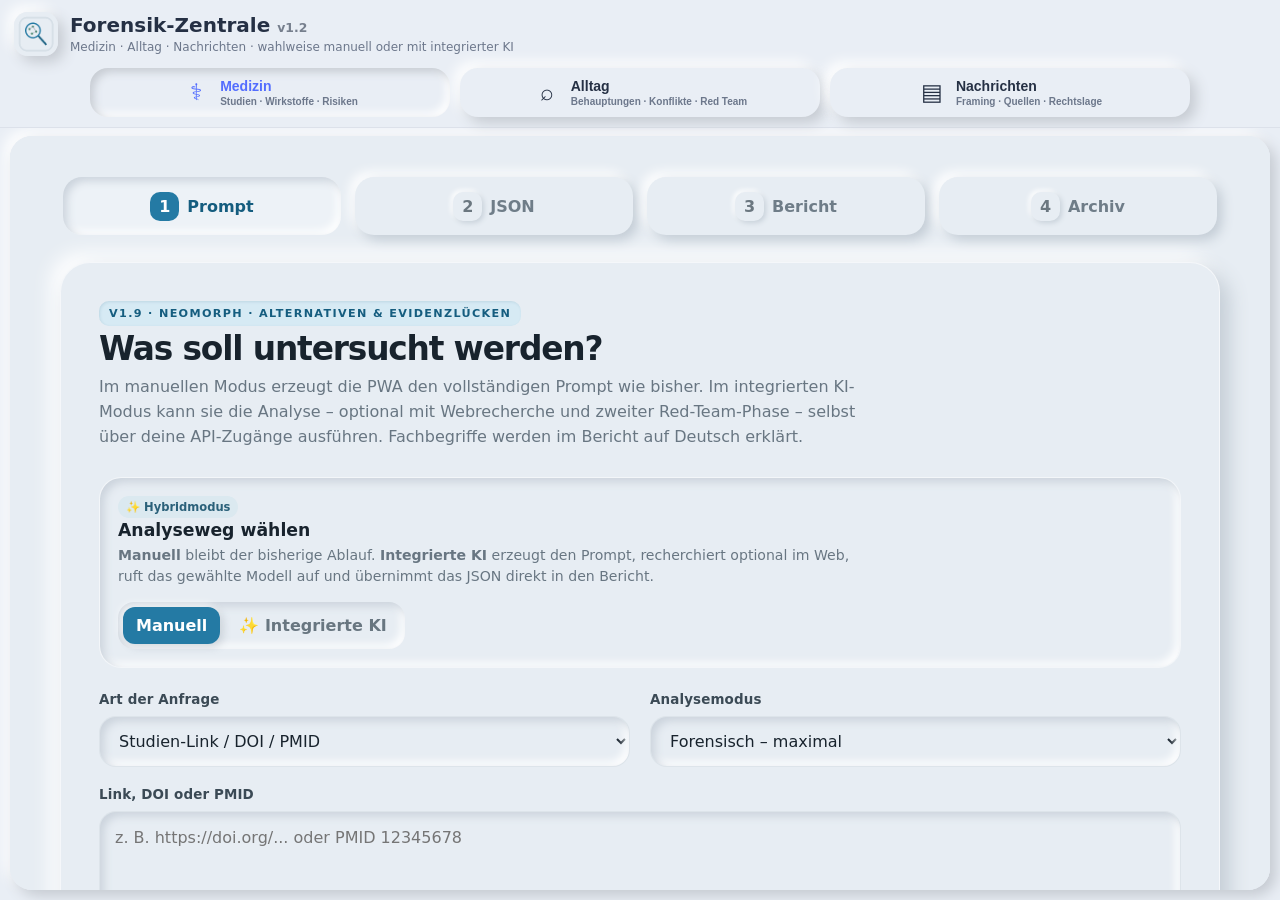
<file: index.html>
<!doctype html>
<html lang="de">
<head>
  <meta charset="utf-8" />
  <meta name="viewport" content="width=device-width,initial-scale=1,viewport-fit=cover" />
  <meta name="theme-color" content="#e9eef5" />
  <meta name="description" content="Forensik-Zentrale: Medizin-, Alltags- und Nachrichten-Forensik in einer PWA." />
  <link rel="manifest" href="manifest.webmanifest" />
  <link rel="icon" href="icon-192.png" />
  <link rel="apple-touch-icon" href="icon-192.png" />
  <link rel="stylesheet" href="styles.css" />
  <title>Forensik-Zentrale</title>
</head>
<body>
  <header class="shell-header">
    <div class="brand-row">
      <img src="icon-192.png" class="app-icon" alt="" />
      <div class="brand-copy">
        <h1>Forensik-Zentrale <span>v1.2</span></h1>
        <p>Medizin · Alltag · Nachrichten · wahlweise manuell oder mit integrierter KI</p>
      </div>
      <button id="installBtn" class="install-btn" type="button" hidden>Installieren</button>
    </div>
    <nav class="main-tabs" role="tablist" aria-label="Forensik-Bereich">
      <button class="tab active" role="tab" aria-selected="true" aria-controls="panel-medizin" data-tab="medizin">
        <span class="tab-icon">⚕</span><span><b>Medizin</b><small>Studien · Wirkstoffe · Risiken</small></span>
      </button>
      <button class="tab" role="tab" aria-selected="false" aria-controls="panel-alltag" data-tab="alltag">
        <span class="tab-icon">⌕</span><span><b>Alltag</b><small>Behauptungen · Konflikte · Red Team</small></span>
      </button>
      <button class="tab" role="tab" aria-selected="false" aria-controls="panel-nachrichten" data-tab="nachrichten">
        <span class="tab-icon">▤</span><span><b>Nachrichten</b><small>Framing · Quellen · Rechtslage</small></span>
      </button>
    </nav>
  </header>

  <main class="workspace">
    <section id="panel-medizin" class="panel active" role="tabpanel" aria-label="Medizin-Forensik">
      <iframe title="Medizin-Forensik" src="medizin.html?embedded=1"></iframe>
    </section>
    <section id="panel-alltag" class="panel" role="tabpanel" aria-label="Alltags-Forensik" hidden>
      <iframe title="Alltags-Forensik" src="alltag.html?embedded=1"></iframe>
    </section>
    <section id="panel-nachrichten" class="panel" role="tabpanel" aria-label="Nachrichten-Forensik" hidden>
      <iframe title="Nachrichten-Forensik" src="nachrichten.html?embedded=1"></iframe>
    </section>
  </main>

  <script src="app.js"></script>
</body>
</html>
</file>
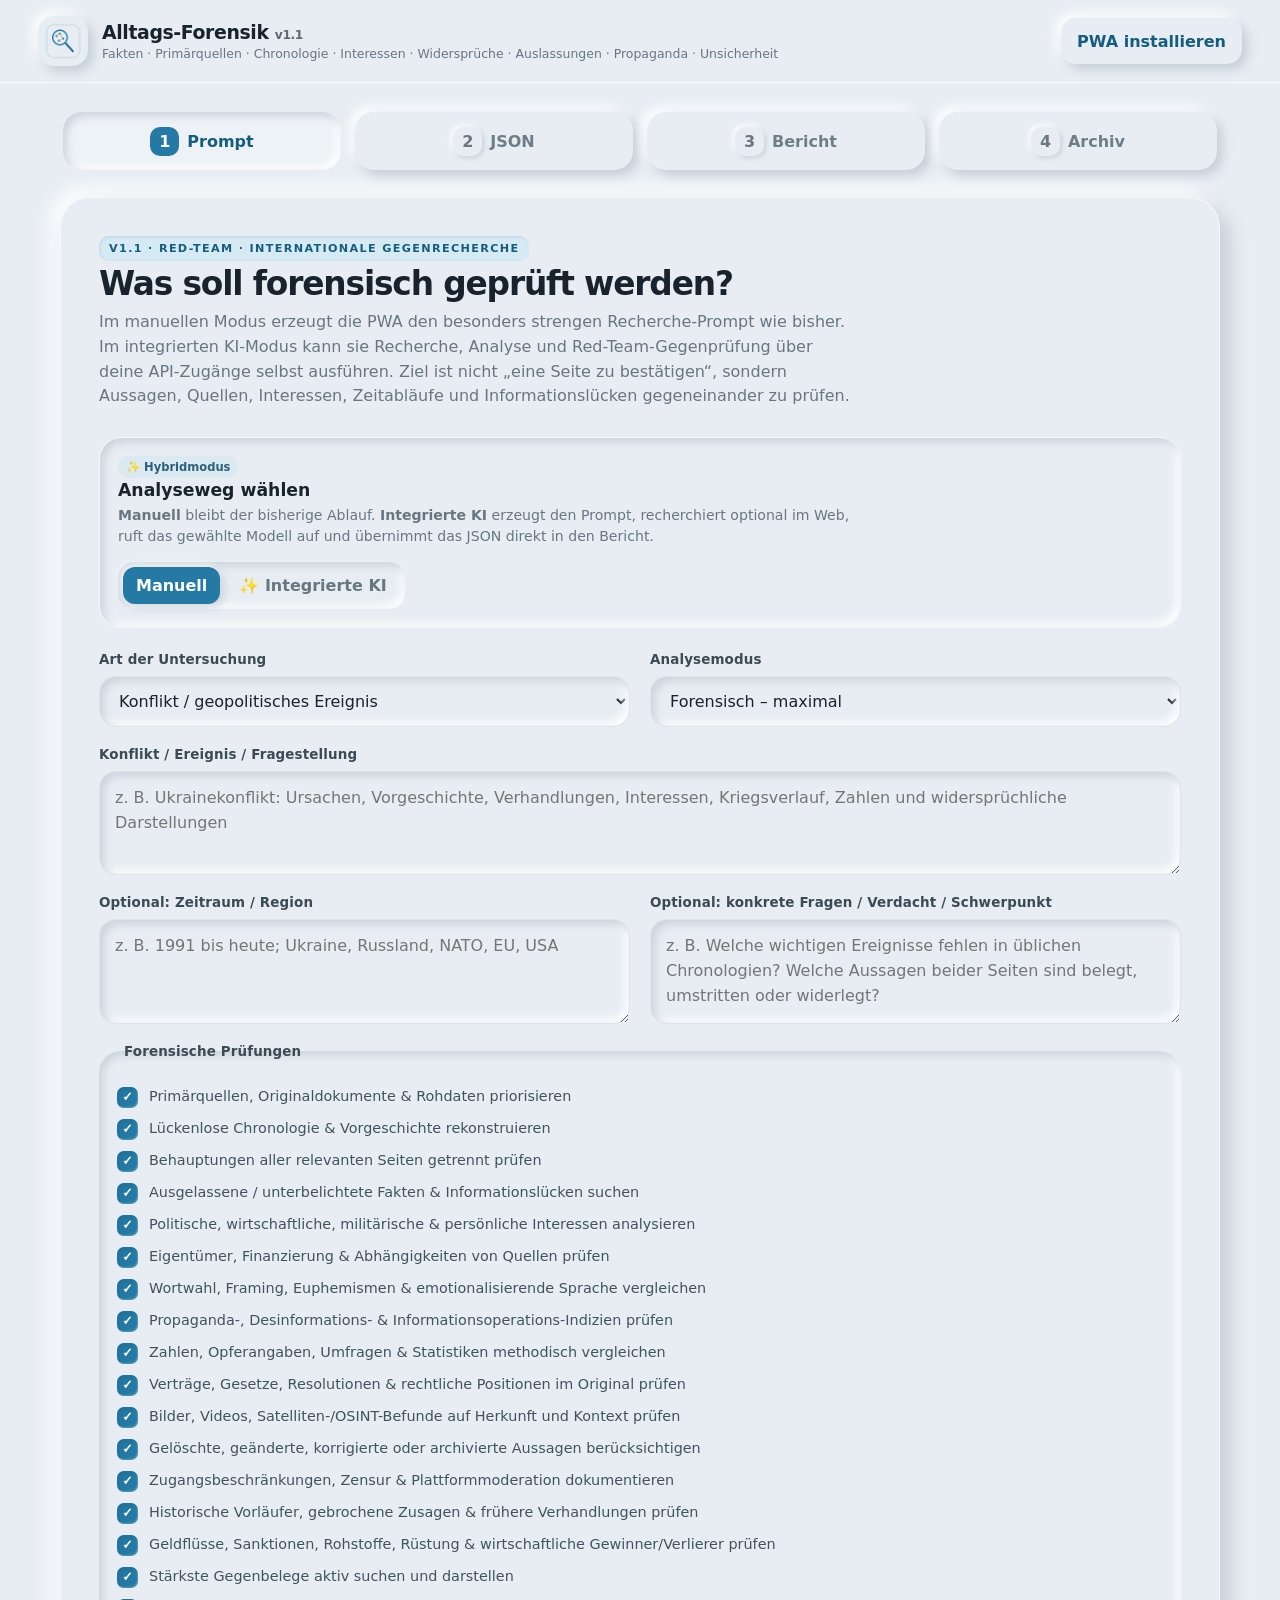
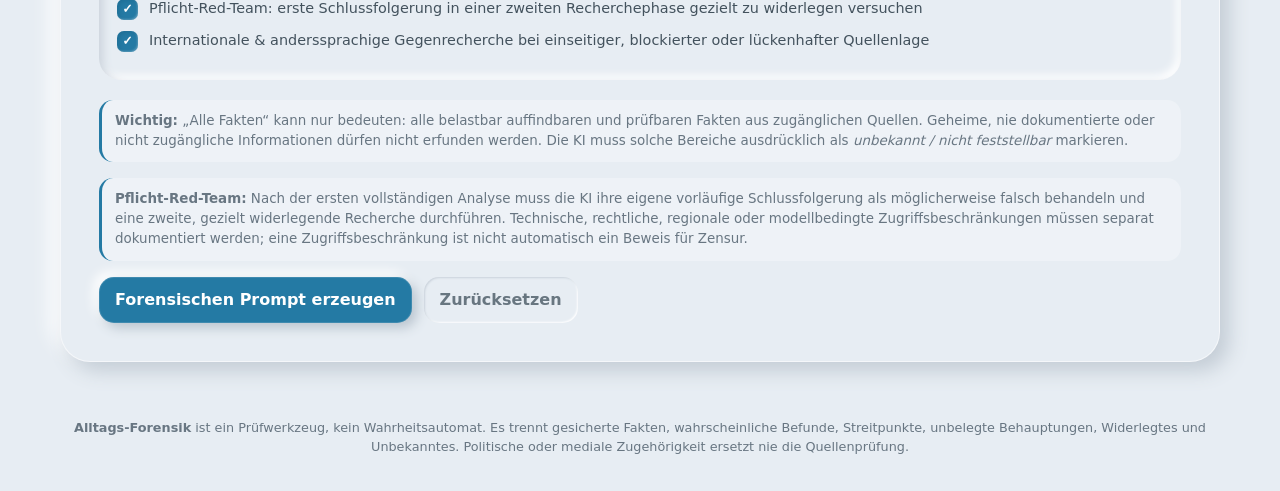
<file: alltag.html>
<!doctype html>
<html lang="de">
<head>
  <meta charset="utf-8" />
  <meta name="viewport" content="width=device-width, initial-scale=1" />
  <meta name="theme-color" content="#e7edf3" />
  <meta name="description" content="Alltags-Forensik: Behauptungen, Konflikte, Medienberichte und Alltagsthemen quellenkritisch prüfen, als JSON auswerten und als Bericht speichern." />
  <link rel="manifest" href="manifest.webmanifest" />
  <link rel="icon" href="icon-192.png" />
  <link rel="apple-touch-icon" href="icon-192.png" />
  <link rel="stylesheet" href="alltag.css" />
  <link rel="stylesheet" href="ai.css" />
  <title>Alltags-Forensik v1.1</title>
</head>
<body>
  <header class="topbar no-print">
    <div class="brand">
      <img src="icon-192.png" alt="" class="brand-icon" />
      <div>
        <h1>Alltags-Forensik <span style="font-size:.65em;opacity:.65">v1.1</span></h1>
        <p>Fakten · Primärquellen · Chronologie · Interessen · Widersprüche · Auslassungen · Propaganda · Unsicherheit</p>
      </div>
    </div>
    <button id="installBtn" class="btn secondary" type="button" hidden>PWA installieren</button>
  </header>

  <main class="app-shell">
    <nav class="steps no-print" aria-label="Arbeitsablauf">
      <button class="step active" data-step="1" type="button"><span>1</span> Prompt</button>
      <button class="step" data-step="2" type="button"><span>2</span> JSON</button>
      <button class="step" data-step="3" type="button"><span>3</span> Bericht</button>
      <button class="step" data-step="4" type="button"><span>4</span> Archiv</button>
    </nav>

    <section id="step1" class="panel step-panel active no-print">
      <div class="section-head">
        <div>
          <span class="eyebrow">v1.1 · RED-TEAM · INTERNATIONALE GEGENRECHERCHE</span>
          <h2>Was soll forensisch geprüft werden?</h2>
          <p>Im manuellen Modus erzeugt die PWA den besonders strengen Recherche-Prompt wie bisher. Im integrierten KI-Modus kann sie Recherche, Analyse und Red-Team-Gegenprüfung über deine API-Zugänge selbst ausführen. Ziel ist nicht „eine Seite zu bestätigen“, sondern Aussagen, Quellen, Interessen, Zeitabläufe und Informationslücken gegeneinander zu prüfen.</p>
        </div>
      </div>

      <div class="grid two">
        <label class="field">
          <span>Art der Untersuchung</span>
          <select id="queryType">
            <option value="conflict" selected>Konflikt / geopolitisches Ereignis</option>
            <option value="claim">Behauptung / Aussage</option>
            <option value="media">Medienbericht / URL / Video</option>
            <option value="politics">Politische Entscheidung / Gesetz / Vertrag</option>
            <option value="person">Person / Organisation / Unternehmen</option>
            <option value="consumer">Verbraucher- / Alltagsthema</option>
            <option value="history">Historische Behauptung / Ereignis</option>
            <option value="other">Sonstiges Thema</option>
          </select>
        </label>
        <label class="field">
          <span>Analysemodus</span>
          <select id="analysisMode">
            <option value="max" selected>Forensisch – maximal</option>
            <option value="compact">Forensisch – kompakter</option>
          </select>
        </label>
      </div>

      <label class="field">
        <span id="queryLabel">Konflikt / Ereignis / Fragestellung</span>
        <textarea id="queryInput" rows="3" placeholder="z. B. Ukrainekonflikt: Ursachen, Vorgeschichte, Verhandlungen, Interessen, Kriegsverlauf, Zahlen und widersprüchliche Darstellungen"></textarea>
      </label>

      <div class="grid two">
        <label class="field">
          <span>Optional: Zeitraum / Region</span>
          <textarea id="scopeInput" rows="3" placeholder="z. B. 1991 bis heute; Ukraine, Russland, NATO, EU, USA"></textarea>
        </label>
        <label class="field">
          <span>Optional: konkrete Fragen / Verdacht / Schwerpunkt</span>
          <textarea id="focusInput" rows="3" placeholder="z. B. Welche wichtigen Ereignisse fehlen in üblichen Chronologien? Welche Aussagen beider Seiten sind belegt, umstritten oder widerlegt?"></textarea>
        </label>
      </div>

      <fieldset class="check-card">
        <legend>Forensische Prüfungen</legend>
        <label><input id="checkPrimary" type="checkbox" checked /> Primärquellen, Originaldokumente & Rohdaten priorisieren</label>
        <label><input id="checkTimeline" type="checkbox" checked /> Lückenlose Chronologie & Vorgeschichte rekonstruieren</label>
        <label><input id="checkAllSides" type="checkbox" checked /> Behauptungen aller relevanten Seiten getrennt prüfen</label>
        <label><input id="checkOmissions" type="checkbox" checked /> Ausgelassene / unterbelichtete Fakten & Informationslücken suchen</label>
        <label><input id="checkInterests" type="checkbox" checked /> Politische, wirtschaftliche, militärische & persönliche Interessen analysieren</label>
        <label><input id="checkOwnership" type="checkbox" checked /> Eigentümer, Finanzierung & Abhängigkeiten von Quellen prüfen</label>
        <label><input id="checkFraming" type="checkbox" checked /> Wortwahl, Framing, Euphemismen & emotionalisierende Sprache vergleichen</label>
        <label><input id="checkPropaganda" type="checkbox" checked /> Propaganda-, Desinformations- & Informationsoperations-Indizien prüfen</label>
        <label><input id="checkNumbers" type="checkbox" checked /> Zahlen, Opferangaben, Umfragen & Statistiken methodisch vergleichen</label>
        <label><input id="checkLaw" type="checkbox" checked /> Verträge, Gesetze, Resolutionen & rechtliche Positionen im Original prüfen</label>
        <label><input id="checkOsint" type="checkbox" checked /> Bilder, Videos, Satelliten-/OSINT-Befunde auf Herkunft und Kontext prüfen</label>
        <label><input id="checkChanged" type="checkbox" checked /> Gelöschte, geänderte, korrigierte oder archivierte Aussagen berücksichtigen</label>
        <label><input id="checkCensorship" type="checkbox" checked /> Zugangsbeschränkungen, Zensur & Plattformmoderation dokumentieren</label>
        <label><input id="checkHistory" type="checkbox" checked /> Historische Vorläufer, gebrochene Zusagen & frühere Verhandlungen prüfen</label>
        <label><input id="checkEconomics" type="checkbox" checked /> Geldflüsse, Sanktionen, Rohstoffe, Rüstung & wirtschaftliche Gewinner/Verlierer prüfen</label>
        <label><input id="checkCounterevidence" type="checkbox" checked /> Stärkste Gegenbelege aktiv suchen und darstellen</label>
        <label><input id="checkRedTeam" type="checkbox" checked /> Pflicht-Red-Team: erste Schlussfolgerung in einer zweiten Recherchephase gezielt zu widerlegen versuchen</label>
        <label><input id="checkInternational" type="checkbox" checked /> Internationale & anderssprachige Gegenrecherche bei einseitiger, blockierter oder lückenhafter Quellenlage</label>
      </fieldset>

      <div class="explain-box"><strong>Wichtig:</strong> „Alle Fakten“ kann nur bedeuten: alle belastbar auffindbaren und prüfbaren Fakten aus zugänglichen Quellen. Geheime, nie dokumentierte oder nicht zugängliche Informationen dürfen nicht erfunden werden. Die KI muss solche Bereiche ausdrücklich als <em>unbekannt / nicht feststellbar</em> markieren.</div>
      <div class="explain-box"><strong>Pflicht-Red-Team:</strong> Nach der ersten vollständigen Analyse muss die KI ihre eigene vorläufige Schlussfolgerung als möglicherweise falsch behandeln und eine zweite, gezielt widerlegende Recherche durchführen. Technische, rechtliche, regionale oder modellbedingte Zugriffsbeschränkungen müssen separat dokumentiert werden; eine Zugriffsbeschränkung ist nicht automatisch ein Beweis für Zensur.</div>

      <div class="actions">
        <button id="generatePromptBtn" class="btn primary" type="button">Forensischen Prompt erzeugen</button>
        <button id="clearPromptBtn" class="btn ghost" type="button">Zurücksetzen</button>
      </div>

      <div id="promptBox" class="prompt-wrap" hidden>
        <div class="prompt-toolbar">
          <div>
            <strong>Generierter Master-Prompt</strong>
            <small>Fordert Primärquellen, Gegenprüfung und eine strukturierte JSON-Ausgabe im Codeblock.</small>
            <span id="copyStatus" class="prompt-copy-status" aria-live="polite"></span>
          </div>
          <div class="toolbar-actions">
            <button id="copyPromptBtn" class="btn secondary" type="button"><span class="copy-icon" aria-hidden="true">⧉</span><span id="copyPromptLabel">Prompt kopieren</span></button>
            <button id="toJsonBtn" class="btn primary" type="button">Weiter zu JSON</button>
          </div>
        </div>
        <textarea id="promptOutput" rows="28" spellcheck="false"></textarea>
      </div>
    </section>

    <section id="step2" class="panel step-panel no-print">
      <div class="section-head">
        <div>
          <span class="eyebrow">KI-Ergebnis</span>
          <h2>JSON einfügen</h2>
          <p>Füge den vollständigen <code>json</code>-Codeblock der KI ein. Die PWA entfernt die Markdown-Markierungen automatisch.</p>
        </div>
      </div>
      <label class="field"><span>Forensik-JSON</span><textarea id="jsonInput" rows="28" placeholder='```json&#10;{"meta":{"title":"..."},"verdict":{...}}&#10;```' spellcheck="false"></textarea></label>
      <div id="jsonStatus" class="status" aria-live="polite">Noch kein JSON geprüft.</div>
      <div class="actions">
        <button id="validateBtn" class="btn secondary" type="button">JSON prüfen</button>
        <button id="renderBtn" class="btn primary" type="button">Bericht erzeugen</button>
        <label class="btn ghost file-btn">JSON-Datei laden<input id="jsonFileInput" type="file" accept="application/json,.json" /></label>
      </div>
    </section>

    <section id="step3" class="step-panel">
      <div class="report-actions no-print">
        <button id="saveAnalysisBtn" class="btn primary" type="button">Im Archiv speichern</button>
        <button id="exportJsonBtn" class="btn secondary" type="button">JSON herunterladen</button>
        <button id="printBtn" class="btn secondary" type="button">PDF / Drucken</button>
        <button id="newAnalysisBtn" class="btn ghost" type="button">Neue Analyse</button>
      </div>
      <article id="report" class="report">
        <div class="empty-report no-print"><div class="empty-icon">⌕</div><h2>Noch kein Bericht</h2><p>Erzeuge zuerst einen Prompt und füge anschließend das JSON-Ergebnis ein.</p></div>
      </article>
    </section>

    <section id="step4" class="panel step-panel no-print">
      <div class="section-head">
        <div><span class="eyebrow">Lokal gespeichert</span><h2>Analyse-Archiv</h2><p>Gespeichert wird nur in diesem Browserprofil. Für wichtige Analysen zusätzlich JSON exportieren.</p></div>
        <button id="clearArchiveBtn" class="btn danger" type="button">Archiv leeren</button>
      </div>
      <div id="archiveList" class="archive-list"></div>
    </section>
  </main>

  <footer class="footer no-print"><strong>Alltags-Forensik</strong> ist ein Prüfwerkzeug, kein Wahrheitsautomat. Es trennt gesicherte Fakten, wahrscheinliche Befunde, Streitpunkte, unbelegte Behauptungen, Widerlegtes und Unbekanntes. Politische oder mediale Zugehörigkeit ersetzt nie die Quellenprüfung.</footer>
  <script src="alltag.js"></script>
  <script>window.FORENSIK_MODULE="alltag";</script>
  <script src="ai-client.js"></script>

<script>try{if(new URLSearchParams(location.search).get('embedded')==='1')document.body.classList.add('embedded');}catch(e){}</script>
</body>
</html>
</file>
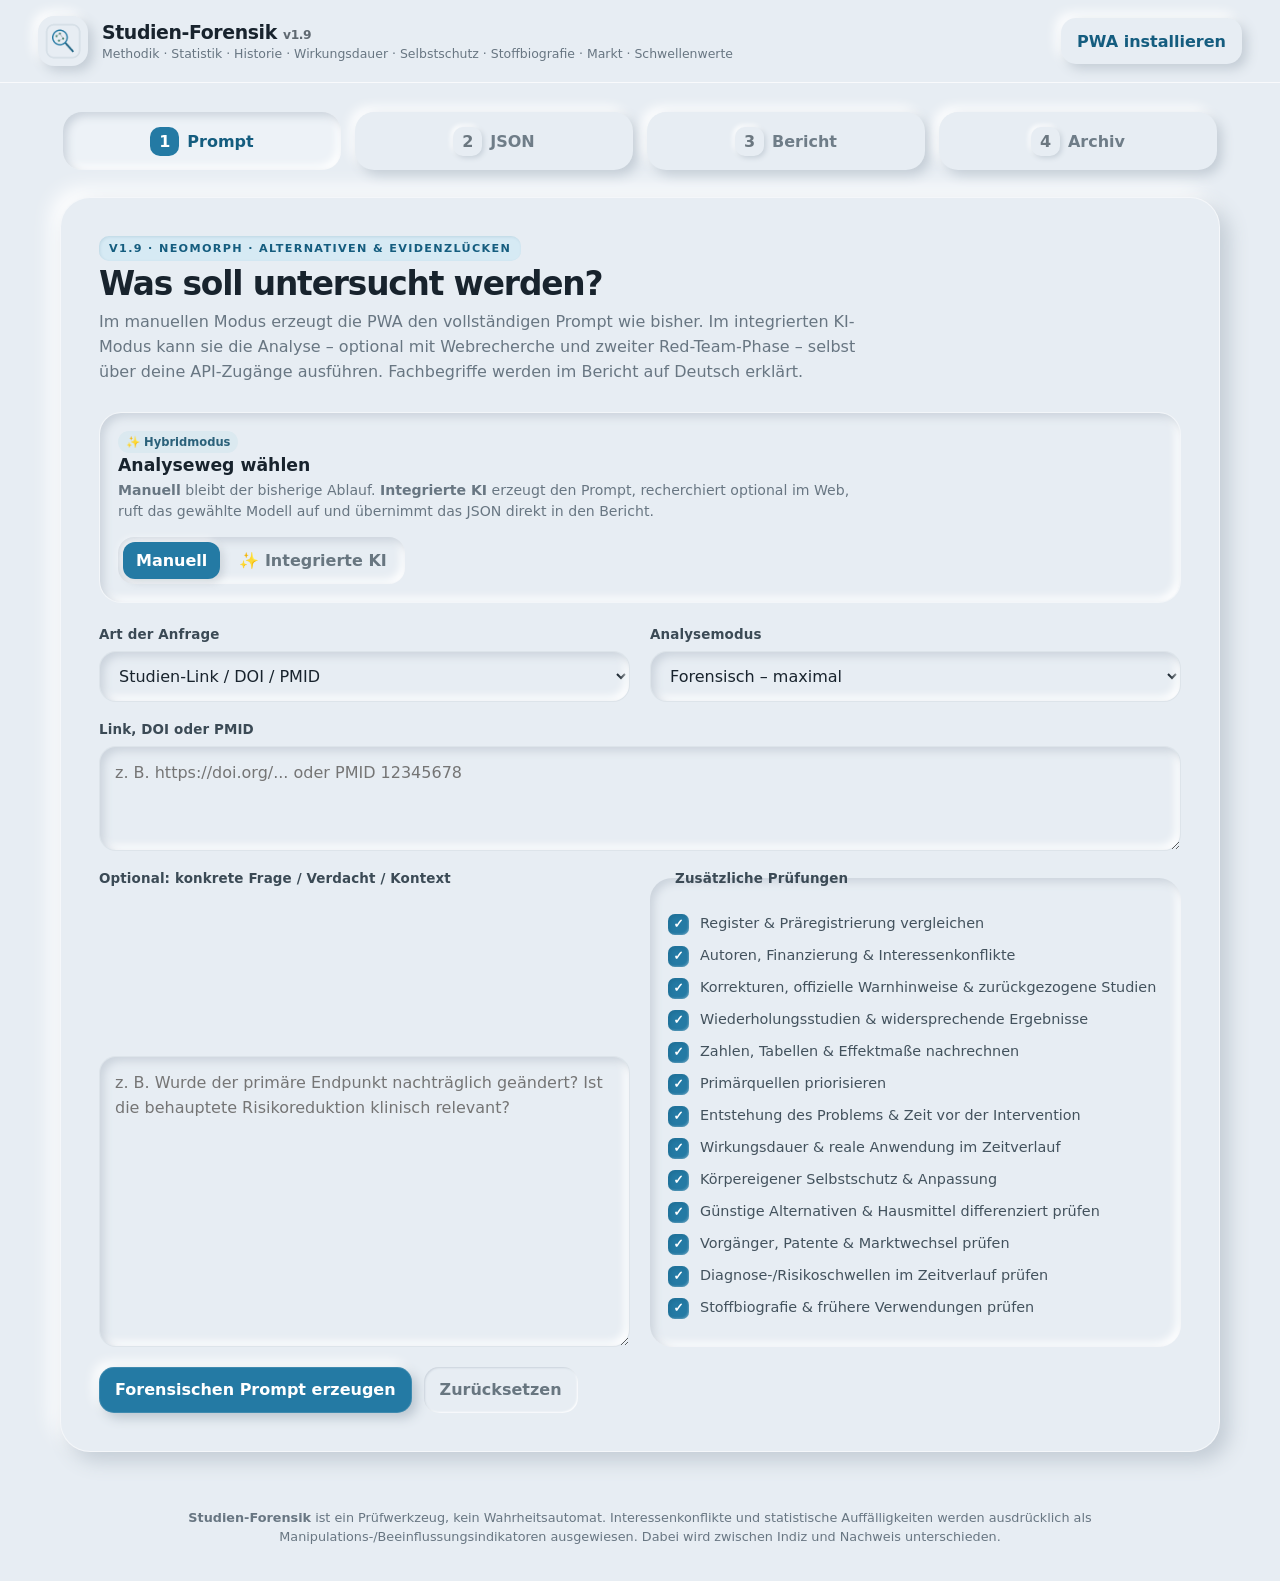
<file: medizin.html>
<!doctype html>
<html lang="de">
<head>
  <meta charset="utf-8" />
  <meta name="viewport" content="width=device-width, initial-scale=1" />
  <meta name="theme-color" content="#e9eef4" />
  <meta name="description" content="Forensische Analyse wissenschaftlicher Studien: Prompt erzeugen, KI-JSON auswerten, Bericht speichern und als PDF ausgeben." />
  <link rel="manifest" href="manifest.webmanifest" />
  <link rel="icon" href="icon-192.png" />
  <link rel="apple-touch-icon" href="icon-192.png" />
  <link rel="stylesheet" href="medizin.css" />
  <link rel="stylesheet" href="ai.css" />
  <title>Studien-Forensik v1.9 · Neomorph-Auswertung</title>
</head>
<body>
  <header class="topbar no-print">
    <div class="brand">
      <img src="icon-192.png" alt="" class="brand-icon" />
      <div>
        <h1>Studien-Forensik <span style="font-size:.65em;opacity:.65">v1.9</span></h1>
        <p>Methodik · Statistik · Historie · Wirkungsdauer · Selbstschutz · Stoffbiografie · Markt · Schwellenwerte</p>
      </div>
    </div>
    <button id="installBtn" class="btn secondary" type="button" hidden>PWA installieren</button>
  </header>

  <main class="app-shell">
    <nav class="steps no-print" aria-label="Arbeitsablauf">
      <button class="step active" data-step="1" type="button"><span>1</span> Prompt</button>
      <button class="step" data-step="2" type="button"><span>2</span> JSON</button>
      <button class="step" data-step="3" type="button"><span>3</span> Bericht</button>
      <button class="step" data-step="4" type="button"><span>4</span> Archiv</button>
    </nav>

    <section id="step1" class="panel step-panel active no-print">
      <div class="section-head">
        <div>
          <span class="eyebrow">v1.9 · NEOMORPH · ALTERNATIVEN & EVIDENZLÜCKEN</span>
          <h2>Was soll untersucht werden?</h2>
          <p>Im manuellen Modus erzeugt die PWA den vollständigen Prompt wie bisher. Im integrierten KI-Modus kann sie die Analyse – optional mit Webrecherche und zweiter Red-Team-Phase – selbst über deine API-Zugänge ausführen. Fachbegriffe werden im Bericht auf Deutsch erklärt.</p>
        </div>
      </div>

      <div class="grid two">
        <label class="field">
          <span>Art der Anfrage</span>
          <select id="queryType">
            <option value="study">Studien-Link / DOI / PMID</option>
            <option value="drug">Wirkstoff / Medikament</option>
            <option value="vaccine">Impfstoff / Impfstoffprodukt</option>
            <option value="topic">Thema / Behauptung</option>
            <option value="title">Studientitel / Autor</option>
          </select>
        </label>
        <label class="field">
          <span>Analysemodus</span>
          <select id="analysisMode">
            <option value="forensic" selected>Forensisch – maximal</option>
            <option value="critical">Kritisch – kompakter</option>
          </select>
        </label>
      </div>

      <label class="field">
        <span id="queryLabel">Link, DOI oder PMID</span>
        <textarea id="queryInput" rows="3" placeholder="z. B. https://doi.org/... oder PMID 12345678"></textarea>
      </label>

      <div class="grid two">
        <label class="field">
          <span>Optional: konkrete Frage / Verdacht / Kontext</span>
          <textarea id="focusInput" rows="4" placeholder="z. B. Wurde der primäre Endpunkt nachträglich geändert? Ist die behauptete Risikoreduktion klinisch relevant?"></textarea>
        </label>
        <fieldset class="check-card">
          <legend>Zusätzliche Prüfungen</legend>
          <label><input id="checkRegistry" type="checkbox" checked /> Register & Präregistrierung vergleichen</label>
          <label><input id="checkAuthors" type="checkbox" checked /> Autoren, Finanzierung & Interessenkonflikte</label>
          <label><input id="checkRetraction" type="checkbox" checked /> Korrekturen, offizielle Warnhinweise & zurückgezogene Studien</label>
          <label><input id="checkReplication" type="checkbox" checked /> Wiederholungsstudien & widersprechende Ergebnisse</label>
          <label><input id="checkMath" type="checkbox" checked /> Zahlen, Tabellen & Effektmaße nachrechnen</label>
          <label><input id="checkSources" type="checkbox" checked /> Primärquellen priorisieren</label>
          <label><input id="checkHistory" type="checkbox" checked /> Entstehung des Problems & Zeit vor der Intervention</label>
          <label><input id="checkEffectDuration" type="checkbox" checked /> Wirkungsdauer & reale Anwendung im Zeitverlauf</label>
          <label><input id="checkSelfProtection" type="checkbox" checked /> Körpereigener Selbstschutz & Anpassung</label>
          <label><input id="checkLowCostAlternatives" type="checkbox" checked /> Günstige Alternativen & Hausmittel differenziert prüfen</label>
          <label><input id="checkPredecessors" type="checkbox" checked /> Vorgänger, Patente & Marktwechsel prüfen</label>
          <label><input id="checkThresholds" type="checkbox" checked /> Diagnose-/Risikoschwellen im Zeitverlauf prüfen</label>
          <label><input id="checkSubstanceHistory" type="checkbox" checked /> Stoffbiografie & frühere Verwendungen prüfen</label>
        </fieldset>
      </div>

      <div class="actions">
        <button id="generatePromptBtn" class="btn primary" type="button">Forensischen Prompt erzeugen</button>
        <button id="clearPromptBtn" class="btn ghost" type="button">Zurücksetzen</button>
      </div>

      <div id="promptBox" class="prompt-wrap" hidden>
        <div class="prompt-toolbar">
          <div>
            <strong>Generierter Master-Prompt</strong>
            <small>Erzwingt eine strukturierte JSON-Ausgabe für die Berichtsdarstellung.</small><span id="copyStatus" class="prompt-copy-status" aria-live="polite"></span>
          </div>
          <div class="toolbar-actions">
            <button id="copyPromptBtn" class="btn secondary" type="button"><span class="copy-icon" aria-hidden="true">⧉</span><span id="copyPromptLabel">Prompt kopieren</span></button>
            <button id="toJsonBtn" class="btn primary" type="button">Weiter zu JSON</button>
          </div>
        </div>
        <textarea id="promptOutput" rows="24" spellcheck="false"></textarea>
      </div>
    </section>

    <section id="step2" class="panel step-panel no-print">
      <div class="section-head">
        <div>
          <span class="eyebrow">KI-Ergebnis</span>
          <h2>JSON einfügen</h2>
          <p>Füge die komplette JSON-Antwort der KI ein. Markdown-Codeblöcke werden automatisch entfernt.</p>
        </div>
      </div>

      <label class="field">
        <span>Analyse-JSON</span>
        <textarea id="jsonInput" rows="26" placeholder='{"meta": {"title": "..."}, "verdict": {...}}' spellcheck="false"></textarea>
      </label>
      <div id="jsonStatus" class="status" aria-live="polite">Noch kein JSON geprüft.</div>
      <div class="actions">
        <button id="validateBtn" class="btn secondary" type="button">JSON prüfen</button>
        <button id="renderBtn" class="btn primary" type="button">Bericht erzeugen</button>
        <label class="btn ghost file-btn">JSON-Datei laden<input id="jsonFileInput" type="file" accept="application/json,.json" /></label>
      </div>
    </section>

    <section id="step3" class="step-panel">
      <div class="report-actions no-print">
        <button id="saveAnalysisBtn" class="btn primary" type="button">Im Archiv speichern</button>
        <button id="exportJsonBtn" class="btn secondary" type="button">JSON herunterladen</button>
        <button id="printBtn" class="btn secondary" type="button">PDF / Drucken</button>
        <button id="newAnalysisBtn" class="btn ghost" type="button">Neue Analyse</button>
      </div>
      <article id="report" class="report">
        <div class="empty-report no-print">
          <div class="empty-icon">⌕</div>
          <h2>Noch kein Bericht</h2>
          <p>Erzeuge zuerst einen Prompt und füge anschließend die JSON-Antwort der KI ein.</p>
        </div>
      </article>
    </section>

    <section id="step4" class="panel step-panel no-print">
      <div class="section-head">
        <div>
          <span class="eyebrow">Lokal gespeichert</span>
          <h2>Analyse-Archiv</h2>
          <p>Die Einträge liegen ausschließlich in diesem Browserprofil. Exportiere wichtige Analysen zusätzlich als JSON.</p>
        </div>
        <button id="clearArchiveBtn" class="btn danger" type="button">Archiv leeren</button>
      </div>
      <div id="archiveList" class="archive-list"></div>
    </section>
  </main>

  <footer class="footer no-print">
    <strong>Studien-Forensik</strong> ist ein Prüfwerkzeug, kein Wahrheitsautomat. Interessenkonflikte und statistische Auffälligkeiten werden ausdrücklich als Manipulations-/Beeinflussungsindikatoren ausgewiesen. Dabei wird zwischen Indiz und Nachweis unterschieden.
  </footer>

  <script src="medizin.js"></script>
  <script>window.FORENSIK_MODULE="medizin";</script>
  <script src="ai-client.js"></script>

<script>try{if(new URLSearchParams(location.search).get('embedded')==='1')document.body.classList.add('embedded');}catch(e){}</script>
</body>
</html>
</file>
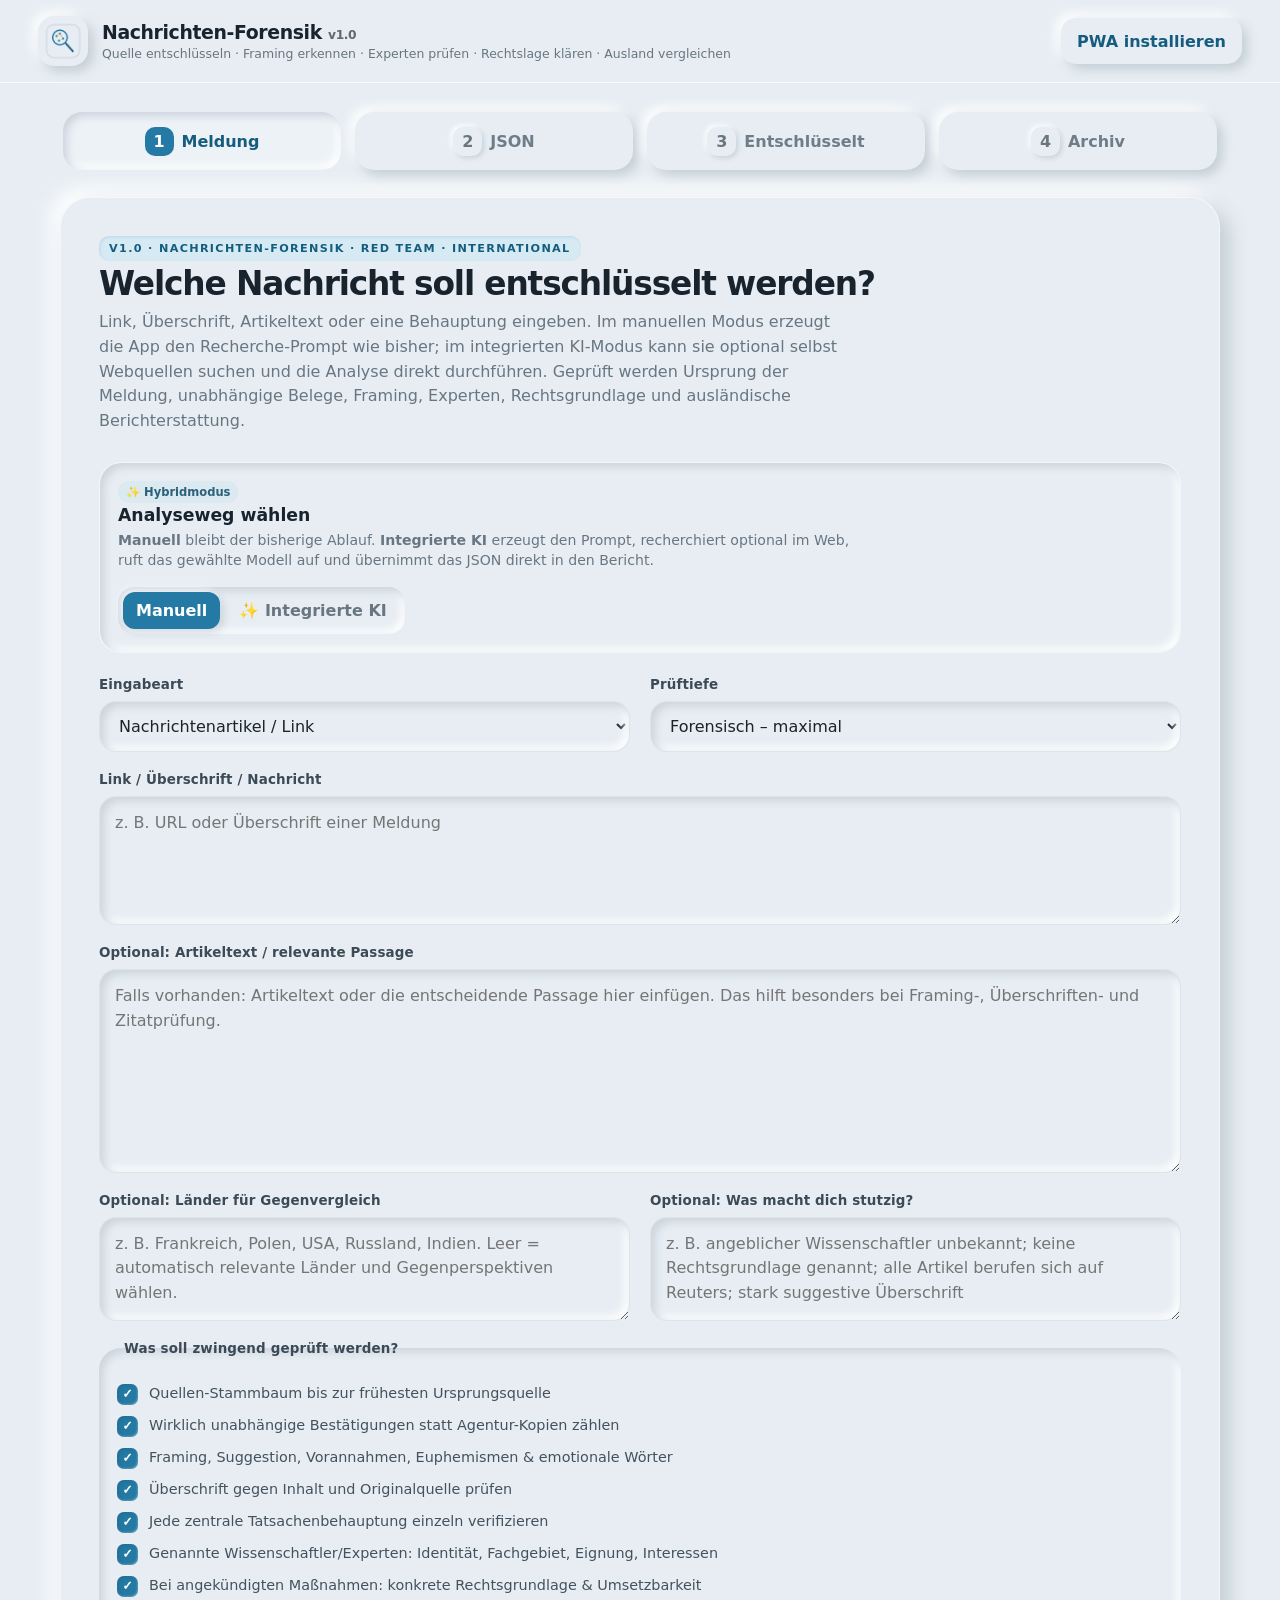
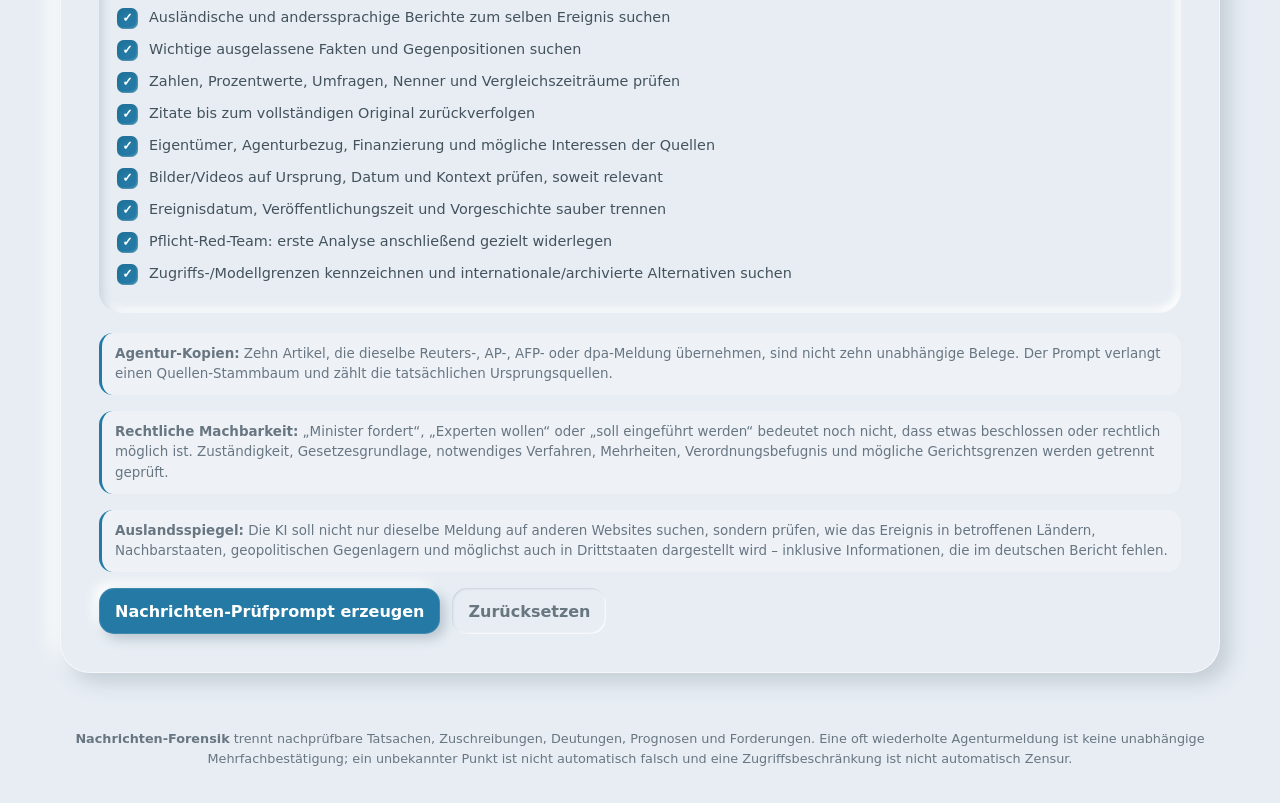
<file: nachrichten.html>
<!doctype html>
<html lang="de">
<head>
  <meta charset="utf-8" />
  <meta name="viewport" content="width=device-width, initial-scale=1" />
  <meta name="theme-color" content="#e7edf3" />
  <meta name="description" content="Nachrichten-Forensik: Meldungen entschlüsseln, Quellen-Ursprung, Framing, Experten, Rechtsgrundlage und internationale Berichterstattung prüfen." />
  <link rel="manifest" href="manifest.webmanifest" />
  <link rel="icon" href="icon-192.png" />
  <link rel="apple-touch-icon" href="icon-192.png" />
  <link rel="stylesheet" href="nachrichten.css" />
  <link rel="stylesheet" href="ai.css" />
  <title>Nachrichten-Forensik v1.0</title>
</head>
<body>
  <header class="topbar no-print">
    <div class="brand"><img src="icon-192.png" alt="" class="brand-icon" /><div><h1>Nachrichten-Forensik <span style="font-size:.65em;opacity:.65">v1.0</span></h1><p>Quelle entschlüsseln · Framing erkennen · Experten prüfen · Rechtslage klären · Ausland vergleichen</p></div></div>
    <button id="installBtn" class="btn secondary" type="button" hidden>PWA installieren</button>
  </header>

  <main class="app-shell">
    <nav class="steps no-print" aria-label="Arbeitsablauf">
      <button class="step active" data-step="1" type="button"><span>1</span> Meldung</button>
      <button class="step" data-step="2" type="button"><span>2</span> JSON</button>
      <button class="step" data-step="3" type="button"><span>3</span> Entschlüsselt</button>
      <button class="step" data-step="4" type="button"><span>4</span> Archiv</button>
    </nav>

    <section id="step1" class="panel step-panel active no-print">
      <div class="section-head"><div><span class="eyebrow">v1.0 · NACHRICHTEN-FORENSIK · RED TEAM · INTERNATIONAL</span><h2>Welche Nachricht soll entschlüsselt werden?</h2><p>Link, Überschrift, Artikeltext oder eine Behauptung eingeben. Im manuellen Modus erzeugt die App den Recherche-Prompt wie bisher; im integrierten KI-Modus kann sie optional selbst Webquellen suchen und die Analyse direkt durchführen. Geprüft werden Ursprung der Meldung, unabhängige Belege, Framing, Experten, Rechtsgrundlage und ausländische Berichterstattung.</p></div></div>

      <div class="grid two">
        <label class="field"><span>Eingabeart</span><select id="queryType"><option value="article" selected>Nachrichtenartikel / Link</option><option value="headline">Überschrift / Push-Meldung</option><option value="claim">Einzelne Behauptung aus Nachrichten</option><option value="proposal">Angekündigte politische Maßnahme / Einführung</option><option value="expert">Aussage eines Experten / Wissenschaftlers</option><option value="topic">Nachrichtenthema allgemein</option></select></label>
        <label class="field"><span>Prüftiefe</span><select id="analysisMode"><option value="max" selected>Forensisch – maximal</option><option value="compact">Forensisch – kompakt</option></select></label>
      </div>

      <label class="field"><span id="queryLabel">Link / Überschrift / Nachricht</span><textarea id="queryInput" rows="4" placeholder="z. B. URL oder Überschrift einer Meldung"></textarea></label>
      <label class="field"><span>Optional: Artikeltext / relevante Passage</span><textarea id="articleText" rows="7" placeholder="Falls vorhanden: Artikeltext oder die entscheidende Passage hier einfügen. Das hilft besonders bei Framing-, Überschriften- und Zitatprüfung."></textarea></label>

      <div class="grid two">
        <label class="field"><span>Optional: Länder für Gegenvergleich</span><textarea id="countriesInput" rows="3" placeholder="z. B. Frankreich, Polen, USA, Russland, Indien. Leer = automatisch relevante Länder und Gegenperspektiven wählen."></textarea></label>
        <label class="field"><span>Optional: Was macht dich stutzig?</span><textarea id="focusInput" rows="3" placeholder="z. B. angeblicher Wissenschaftler unbekannt; keine Rechtsgrundlage genannt; alle Artikel berufen sich auf Reuters; stark suggestive Überschrift"></textarea></label>
      </div>

      <fieldset class="check-card"><legend>Was soll zwingend geprüft werden?</legend>
        <label><input id="checkOrigin" type="checkbox" checked /> Quellen-Stammbaum bis zur frühesten Ursprungsquelle</label>
        <label><input id="checkIndependence" type="checkbox" checked /> Wirklich unabhängige Bestätigungen statt Agentur-Kopien zählen</label>
        <label><input id="checkFraming" type="checkbox" checked /> Framing, Suggestion, Vorannahmen, Euphemismen & emotionale Wörter</label>
        <label><input id="checkHeadline" type="checkbox" checked /> Überschrift gegen Inhalt und Originalquelle prüfen</label>
        <label><input id="checkClaims" type="checkbox" checked /> Jede zentrale Tatsachenbehauptung einzeln verifizieren</label>
        <label><input id="checkExperts" type="checkbox" checked /> Genannte Wissenschaftler/Experten: Identität, Fachgebiet, Eignung, Interessen</label>
        <label><input id="checkLaw" type="checkbox" checked /> Bei angekündigten Maßnahmen: konkrete Rechtsgrundlage & Umsetzbarkeit</label>
        <label><input id="checkInternational" type="checkbox" checked /> Ausländische und anderssprachige Berichte zum selben Ereignis suchen</label>
        <label><input id="checkOmissions" type="checkbox" checked /> Wichtige ausgelassene Fakten und Gegenpositionen suchen</label>
        <label><input id="checkNumbers" type="checkbox" checked /> Zahlen, Prozentwerte, Umfragen, Nenner und Vergleichszeiträume prüfen</label>
        <label><input id="checkQuotes" type="checkbox" checked /> Zitate bis zum vollständigen Original zurückverfolgen</label>
        <label><input id="checkOwnership" type="checkbox" checked /> Eigentümer, Agenturbezug, Finanzierung und mögliche Interessen der Quellen</label>
        <label><input id="checkImages" type="checkbox" checked /> Bilder/Videos auf Ursprung, Datum und Kontext prüfen, soweit relevant</label>
        <label><input id="checkTimeline" type="checkbox" checked /> Ereignisdatum, Veröffentlichungszeit und Vorgeschichte sauber trennen</label>
        <label><input id="checkRedTeam" type="checkbox" checked /> Pflicht-Red-Team: erste Analyse anschließend gezielt widerlegen</label>
        <label><input id="checkAccess" type="checkbox" checked /> Zugriffs-/Modellgrenzen kennzeichnen und internationale/archivierte Alternativen suchen</label>
      </fieldset>

      <div class="explain-box"><strong>Agentur-Kopien:</strong> Zehn Artikel, die dieselbe Reuters-, AP-, AFP- oder dpa-Meldung übernehmen, sind nicht zehn unabhängige Belege. Der Prompt verlangt einen Quellen-Stammbaum und zählt die tatsächlichen Ursprungsquellen.</div>
      <div class="explain-box"><strong>Rechtliche Machbarkeit:</strong> „Minister fordert“, „Experten wollen“ oder „soll eingeführt werden“ bedeutet noch nicht, dass etwas beschlossen oder rechtlich möglich ist. Zuständigkeit, Gesetzesgrundlage, notwendiges Verfahren, Mehrheiten, Verordnungsbefugnis und mögliche Gerichtsgrenzen werden getrennt geprüft.</div>
      <div class="explain-box"><strong>Auslandsspiegel:</strong> Die KI soll nicht nur dieselbe Meldung auf anderen Websites suchen, sondern prüfen, wie das Ereignis in betroffenen Ländern, Nachbarstaaten, geopolitischen Gegenlagern und möglichst auch in Drittstaaten dargestellt wird – inklusive Informationen, die im deutschen Bericht fehlen.</div>

      <div class="actions"><button id="generatePromptBtn" class="btn primary" type="button">Nachrichten-Prüfprompt erzeugen</button><button id="clearPromptBtn" class="btn ghost" type="button">Zurücksetzen</button></div>

      <div id="promptBox" class="prompt-wrap" hidden>
        <div class="prompt-toolbar"><div><strong>Generierter Master-Prompt</strong><small>Für eine KI mit Web-/PDF-Zugriff. Ausgabe als valides JSON im Codeblock.</small><span id="copyStatus" class="prompt-copy-status" aria-live="polite"></span></div><div class="toolbar-actions"><button id="copyPromptBtn" class="btn secondary" type="button"><span class="copy-icon" aria-hidden="true">⧉</span><span id="copyPromptLabel">Prompt kopieren</span></button><button id="toJsonBtn" class="btn primary" type="button">Weiter zu JSON</button></div></div>
        <textarea id="promptOutput" rows="32" spellcheck="false"></textarea>
      </div>
    </section>

    <section id="step2" class="panel step-panel no-print">
      <div class="section-head"><div><span class="eyebrow">KI-Ergebnis</span><h2>JSON einfügen</h2><p>Den vollständigen <code>json</code>-Codeblock der KI einfügen. Markdown-Markierungen werden automatisch entfernt.</p></div></div>
      <label class="field"><span>Nachrichten-Forensik-JSON</span><textarea id="jsonInput" rows="30" placeholder='```json&#10;{"meta":{"title":"..."},"summary":{...}}&#10;```' spellcheck="false"></textarea></label>
      <div id="jsonStatus" class="status" aria-live="polite">Noch kein JSON geprüft.</div>
      <div class="actions"><button id="validateBtn" class="btn secondary" type="button">JSON prüfen</button><button id="renderBtn" class="btn primary" type="button">Meldung entschlüsseln</button><label class="btn ghost file-btn">JSON-Datei laden<input id="jsonFileInput" type="file" accept="application/json,.json" /></label></div>
    </section>

    <section id="step3" class="step-panel">
      <div class="report-actions no-print"><button id="saveAnalysisBtn" class="btn primary" type="button">Im Archiv speichern</button><button id="exportJsonBtn" class="btn secondary" type="button">JSON herunterladen</button><button id="printBtn" class="btn secondary" type="button">PDF / Drucken</button><button id="newAnalysisBtn" class="btn ghost" type="button">Neue Meldung</button></div>
      <article id="report" class="report"><div class="empty-report no-print"><div class="empty-icon">⌕</div><h2>Noch keine Meldung entschlüsselt</h2><p>Erzeuge zuerst den Prompt und füge anschließend die JSON-Ausgabe ein.</p></div></article>
    </section>

    <section id="step4" class="panel step-panel no-print"><div class="section-head"><div><span class="eyebrow">Lokal gespeichert</span><h2>Nachrichten-Archiv</h2><p>Analysen werden in diesem Browserprofil gespeichert. Wichtige Berichte zusätzlich als JSON exportieren.</p></div><button id="clearArchiveBtn" class="btn danger" type="button">Archiv leeren</button></div><div id="archiveList" class="archive-list"></div></section>
  </main>
  <footer class="footer no-print"><strong>Nachrichten-Forensik</strong> trennt nachprüfbare Tatsachen, Zuschreibungen, Deutungen, Prognosen und Forderungen. Eine oft wiederholte Agenturmeldung ist keine unabhängige Mehrfachbestätigung; ein unbekannter Punkt ist nicht automatisch falsch und eine Zugriffsbeschränkung ist nicht automatisch Zensur.</footer>
  <script src="nachrichten.js"></script>
  <script>window.FORENSIK_MODULE="nachrichten";</script>
  <script src="ai-client.js"></script>

<script>try{if(new URLSearchParams(location.search).get('embedded')==='1')document.body.classList.add('embedded');}catch(e){}</script>
</body>
</html>
</file>
<file: styles.css>
:root{
  --bg:#e9eef5;--panel:#e9eef5;--text:#253044;--muted:#6c778b;--accent:#536dfe;
  --shadow-out:10px 10px 22px #c5cad1,-10px -10px 22px #ffffff;
  --shadow-soft:6px 6px 14px #c5cad1,-6px -6px 14px #ffffff;
  --shadow-in:inset 4px 4px 9px #c7ccd3,inset -4px -4px 9px #ffffff;
}
*{box-sizing:border-box} html,body{margin:0;min-height:100%;background:var(--bg);color:var(--text);font-family:Inter,system-ui,-apple-system,BlinkMacSystemFont,"Segoe UI",sans-serif}
body{min-height:100vh;overflow:hidden}
.shell-header{position:sticky;top:0;z-index:20;background:var(--bg);padding:12px 14px 10px;border-bottom:1px solid rgba(62,76,105,.08)}
.brand-row{max-width:1500px;margin:auto;display:flex;align-items:center;gap:12px}
.app-icon{width:44px;height:44px;border-radius:14px;box-shadow:var(--shadow-soft)}
.brand-copy{min-width:0;flex:1}.brand-copy h1{font-size:20px;line-height:1.1;margin:0}.brand-copy h1 span{font-size:.62em;opacity:.58;font-weight:700}.brand-copy p{margin:4px 0 0;color:var(--muted);font-size:12px}
.install-btn{border:0;border-radius:15px;padding:10px 14px;background:var(--panel);box-shadow:var(--shadow-soft);color:var(--accent);font-weight:750;cursor:pointer}.install-btn:active{box-shadow:var(--shadow-in)}
.main-tabs{max-width:1100px;margin:12px auto 0;display:grid;grid-template-columns:repeat(3,1fr);gap:10px}
.tab{min-width:0;border:0;background:var(--panel);border-radius:18px;padding:10px 14px;box-shadow:var(--shadow-soft);display:flex;align-items:center;justify-content:center;gap:10px;color:var(--text);cursor:pointer;text-align:left;transition:.15s ease}
.tab:hover{transform:translateY(-1px)}.tab:active{transform:none;box-shadow:var(--shadow-in)}.tab.active{box-shadow:var(--shadow-in);color:var(--accent)}
.tab-icon{font-size:23px;line-height:1;width:28px;text-align:center}.tab b{display:block;font-size:14px}.tab small{display:block;font-size:10px;color:var(--muted);margin-top:2px;font-weight:550;white-space:nowrap;overflow:hidden;text-overflow:ellipsis}
.workspace{height:calc(100vh - 128px);padding:8px 10px 10px}.panel{height:100%;max-width:1600px;margin:auto;border-radius:22px;overflow:hidden;background:var(--panel);box-shadow:var(--shadow-soft)}.panel[hidden]{display:none}.panel iframe{border:0;width:100%;height:100%;display:block;background:var(--bg)}
@media(max-width:720px){.shell-header{padding:9px 8px 8px}.brand-row{gap:9px}.app-icon{width:36px;height:36px;border-radius:11px}.brand-copy h1{font-size:17px}.brand-copy p{display:none}.install-btn{padding:8px 10px;font-size:12px}.main-tabs{gap:7px;margin-top:9px}.tab{padding:8px 6px;border-radius:15px;gap:5px;flex-direction:column;text-align:center}.tab-icon{font-size:20px}.tab b{font-size:12px}.tab small{display:none}.workspace{height:calc(100vh - 112px);padding:6px}.panel{border-radius:16px}}
@media print{.shell-header{display:none}.workspace{height:auto;padding:0}.panel{box-shadow:none;border-radius:0}}
</file>
<file: alltag.css>
:root{
  --bg:#e7edf3;
  --surface:#e7edf3;
  --surface-soft:#edf2f7;
  --text:#18232d;
  --muted:#687682;
  --accent:#247aa4;
  --accent-dark:#155d7f;
  --accent-soft:#d6eaf4;
  --line:rgba(86,108,124,.18);
  --shadow-dark:#c3ccd5;
  --shadow-light:#ffffff;
  --good:#2f7b5a;
  --warn:#a87413;
  --high:#bd652d;
  --critical:#a83d48;
  --radius:22px;
  --shadow-out:9px 9px 20px var(--shadow-dark),-9px -9px 20px var(--shadow-light);
  --shadow-out-sm:5px 5px 12px var(--shadow-dark),-5px -5px 12px var(--shadow-light);
  --shadow-in:inset 4px 4px 9px #cbd3dc,inset -4px -4px 9px #ffffff;
}
*{box-sizing:border-box}
html{scroll-behavior:smooth}
body{margin:0;font-family:Inter,ui-sans-serif,system-ui,-apple-system,BlinkMacSystemFont,"Segoe UI",sans-serif;background:var(--bg);color:var(--text);-webkit-tap-highlight-color:transparent}
button,input,select,textarea{font:inherit}
button{cursor:pointer}
button:focus-visible,input:focus-visible,select:focus-visible,textarea:focus-visible{outline:3px solid rgba(36,122,164,.22);outline-offset:3px}

.topbar{display:flex;justify-content:space-between;gap:16px;align-items:center;padding:16px clamp(14px,4vw,38px);background:var(--bg);position:sticky;top:0;z-index:10;border-bottom:1px solid rgba(255,255,255,.75)}
.brand{display:flex;align-items:center;gap:14px;min-width:0}.brand-icon{width:50px;height:50px;border-radius:16px;box-shadow:var(--shadow-out-sm);padding:3px;background:var(--surface)}.brand h1{font-size:1.18rem;margin:0;font-weight:850;letter-spacing:-.02em}.brand p{margin:3px 0 0;color:var(--muted);font-size:.78rem;white-space:nowrap;overflow:hidden;text-overflow:ellipsis}

.app-shell{width:min(1160px,calc(100% - 30px));margin:26px auto 56px}
.steps{display:grid;grid-template-columns:repeat(4,1fr);gap:14px;margin-bottom:24px;padding:3px}
.step{min-height:58px;border:0;border-radius:19px;background:var(--surface);color:#6f7d88;box-shadow:var(--shadow-out-sm);font-weight:800;transition:.16s ease;display:flex;align-items:center;justify-content:center}
.step span{display:inline-grid;place-items:center;width:29px;height:29px;border-radius:10px;margin-right:8px;background:var(--surface);box-shadow:2px 2px 5px #c8d1da,-2px -2px 5px #fff;color:#6b7780}
.step:active{box-shadow:var(--shadow-in);transform:translateY(1px)}
.step.active{color:var(--accent-dark);box-shadow:var(--shadow-in);background:var(--surface-soft)}
.step.active span{background:var(--accent);color:#fff;box-shadow:none}
.step-panel{display:none}.step-panel.active{display:block}
.panel{background:var(--surface);border:1px solid rgba(255,255,255,.58);border-radius:30px;padding:clamp(20px,4vw,38px);box-shadow:var(--shadow-out)}

.section-head{display:flex;align-items:flex-start;justify-content:space-between;gap:20px;margin-bottom:28px}.section-head h2{margin:4px 0 7px;font-size:clamp(1.5rem,3vw,2.05rem);letter-spacing:-.035em}.section-head p{margin:0;color:var(--muted);max-width:760px;line-height:1.55}.eyebrow{display:inline-flex;padding:6px 10px;border-radius:10px;background:var(--accent-soft);color:var(--accent-dark);font-size:.7rem;font-weight:900;letter-spacing:.12em;text-transform:uppercase;box-shadow:inset 1px 1px 3px rgba(25,92,126,.12)}

.grid.two{display:grid;grid-template-columns:1fr 1fr;gap:20px}.field{display:grid;gap:9px;margin-bottom:20px}.field>span,.check-card legend{font-size:.84rem;font-weight:850;color:#3b4a55;letter-spacing:.01em}
.field input,.field select,.field textarea{width:100%;border:1px solid rgba(126,145,159,.10);background:var(--surface);color:var(--text);border-radius:17px;padding:14px 15px;outline:0;box-shadow:var(--shadow-in);transition:.16s ease}
.field textarea{resize:vertical;line-height:1.55;min-height:50px}.field input:focus,.field select:focus,.field textarea:focus{border-color:rgba(36,122,164,.35);box-shadow:inset 3px 3px 7px #c7d0d8,inset -3px -3px 7px #fff,0 0 0 3px rgba(36,122,164,.08)}
.field select{appearance:auto}

.check-card{border:0;border-radius:22px;padding:17px 18px;margin:0 0 20px;background:var(--surface);box-shadow:var(--shadow-in)}.check-card legend{padding:0 7px}.check-card label{display:flex;gap:11px;align-items:flex-start;margin:11px 0;color:#43525d;font-size:.9rem;line-height:1.35}.check-card input{appearance:none;width:21px;height:21px;min-width:21px;border-radius:7px;background:var(--surface);box-shadow:var(--shadow-out-sm);position:relative;margin:0}.check-card input:checked{background:var(--accent);box-shadow:inset 2px 2px 4px rgba(21,93,127,.35),inset -1px -1px 2px rgba(255,255,255,.25)}.check-card input:checked::after{content:"✓";position:absolute;inset:0;display:grid;place-items:center;color:#fff;font-size:.78rem;font-weight:950}

.actions,.toolbar-actions,.report-actions{display:flex;gap:12px;flex-wrap:wrap}.btn{border:0;border-radius:15px;padding:11px 16px;font-weight:850;min-height:46px;background:var(--surface);box-shadow:var(--shadow-out-sm);color:#44535e;transition:.14s ease;display:inline-flex;align-items:center;justify-content:center;gap:8px}.btn:hover{filter:brightness(.995)}.btn:active{box-shadow:var(--shadow-in);transform:translateY(1px)}
.btn.primary{background:var(--accent);color:#fff;box-shadow:5px 5px 12px #bac5cf,-5px -5px 12px #fff,inset 0 0 0 1px rgba(255,255,255,.12)}.btn.primary:hover{background:var(--accent-dark)}.btn.secondary{background:var(--surface);color:var(--accent-dark)}.btn.ghost{background:var(--surface);color:#687680;box-shadow:inset 1px 1px 2px #cbd3dc,inset -1px -1px 2px #fff}.btn.danger{background:#eee5e7;color:#99404a}.file-btn{display:inline-flex;align-items:center}.file-btn input{display:none}

.prompt-wrap{margin-top:28px;border:0;border-radius:25px;background:var(--surface);box-shadow:var(--shadow-out);overflow:hidden}.prompt-toolbar{display:flex;justify-content:space-between;gap:15px;align-items:center;padding:17px 18px}.prompt-toolbar strong{font-size:.96rem}.prompt-toolbar small{display:block;color:var(--muted);margin-top:4px}.prompt-copy-status{display:inline-flex;align-items:center;min-height:24px;color:var(--good);font-size:.8rem;font-weight:800;margin-top:5px}.prompt-wrap textarea{border:0;width:calc(100% - 28px);margin:0 14px 14px;padding:18px;background:#dfe6ec;color:#20313c;border-radius:18px;font:12.8px/1.58 ui-monospace,SFMono-Regular,Menlo,Consolas,monospace;resize:vertical;outline:0;box-shadow:inset 5px 5px 11px #c3ccd4,inset -5px -5px 11px #fff;min-height:390px}.copy-icon{font-size:1rem;line-height:1}

.status{margin:9px 0 17px;padding:12px 14px;border-radius:15px;background:var(--surface);color:var(--muted);font-size:.88rem;box-shadow:var(--shadow-in)}.status.ok{color:var(--good)}.status.error{color:var(--critical)}

.report-actions{margin:0 0 20px;padding:4px}.report{background:var(--surface);border-radius:28px;min-height:420px;box-shadow:var(--shadow-out);overflow:hidden}.empty-report{text-align:center;padding:92px 20px;color:var(--muted)}.empty-icon{width:64px;height:64px;margin:0 auto 14px;display:grid;place-items:center;border-radius:20px;font-size:2.4rem;color:var(--accent);box-shadow:var(--shadow-out-sm)}
.report-hero{padding:32px clamp(20px,5vw,50px);background:var(--surface);border-bottom:1px solid rgba(124,144,159,.14)}.report-hero .kicker{font-size:.7rem;letter-spacing:.15em;text-transform:uppercase;font-weight:900;color:var(--accent)}.report-hero h1{font-size:clamp(1.75rem,4vw,2.75rem);margin:9px 0 9px;line-height:1.12;letter-spacing:-.045em}.report-hero .meta{color:var(--muted);line-height:1.5}.verdict-row{display:grid;grid-template-columns:minmax(0,1.6fr) repeat(2,minmax(120px,.7fr));gap:15px;margin-top:24px}.verdict-card{background:var(--surface);border:0;border-radius:19px;padding:16px;box-shadow:var(--shadow-out-sm)}.verdict-card strong{display:block;font-size:1.15rem;line-height:1.35;margin-top:5px}.verdict-card span{font-size:.72rem;color:var(--muted);text-transform:uppercase;letter-spacing:.08em;font-weight:900}
.report-body{padding:28px clamp(18px,4vw,44px) 46px}.report-section{margin:0 0 34px}.report-section h2{font-size:1.23rem;margin:0 0 15px;padding-bottom:9px;border-bottom:1px solid rgba(94,117,134,.16)}.report-section h3{font-size:1rem;margin:20px 0 9px}.report-section p,.report-section li{line-height:1.62}.report-section ul{padding-left:20px}.cards{display:grid;grid-template-columns:repeat(3,minmax(0,1fr));gap:14px}.metric{border:0;border-radius:17px;padding:14px;background:var(--surface);box-shadow:var(--shadow-out-sm)}.metric .label{font-size:.72rem;color:var(--muted);font-weight:900;text-transform:uppercase;letter-spacing:.055em}.metric .value{font-size:1.42rem;font-weight:900;margin-top:5px}.metric .note{font-size:.84rem;color:#50606b;margin-top:4px;line-height:1.45}
.redflags{display:grid;gap:12px}.flag{display:grid;grid-template-columns:115px 1fr;gap:13px;border:0;border-left:5px solid #9ca8b3;border-radius:16px;padding:14px 15px;background:var(--surface);box-shadow:var(--shadow-out-sm)}.flag[data-severity="gering"]{border-left-color:var(--good)}.flag[data-severity="relevant"],.flag[data-severity="mittel"]{border-left-color:var(--warn)}.flag[data-severity="erheblich"],.flag[data-severity="hoch"]{border-left-color:var(--high)}.flag[data-severity="kritisch"]{border-left-color:var(--critical)}.severity{font-size:.72rem;text-transform:uppercase;font-weight:900;color:#596671}.flag strong{display:block;margin-bottom:5px}.flag p{margin:0;color:#46555f;font-size:.92rem}
.table-wrap{overflow:auto;border:0;border-radius:17px;background:var(--surface);box-shadow:var(--shadow-in);padding:5px}table{width:100%;border-collapse:collapse;font-size:.87rem}th,td{text-align:left;padding:11px 12px;border-bottom:1px solid rgba(102,125,141,.12);vertical-align:top}th{color:#54636e;font-size:.72rem;text-transform:uppercase;letter-spacing:.05em;background:rgba(255,255,255,.18)}tr:last-child td{border-bottom:0}.pill{display:inline-block;padding:5px 9px;border-radius:999px;background:var(--accent-soft);color:var(--accent-dark);font-size:.74rem;font-weight:850}.source-list{display:grid;gap:10px}.source{padding:12px 13px;border-left:3px solid #8fb4c7;background:var(--surface);border-radius:0 14px 14px 0;box-shadow:3px 3px 8px #c8d1d9,-2px -2px 6px #fff}.source a{color:var(--accent-dark);overflow-wrap:anywhere}.small-muted{font-size:.82rem;color:var(--muted)}
.archive-list{display:grid;gap:14px}.archive-item{display:grid;grid-template-columns:1fr auto;gap:15px;padding:17px;border:0;border-radius:19px;background:var(--surface);box-shadow:var(--shadow-out-sm)}.archive-item h3{margin:0 0 5px;font-size:1rem}.archive-item p{margin:0;color:var(--muted);font-size:.84rem}.archive-actions{display:flex;align-items:center;gap:9px;flex-wrap:wrap}.footer{width:min(1160px,calc(100% - 30px));margin:0 auto 34px;color:var(--muted);font-size:.8rem;text-align:center;line-height:1.55}

@media(max-width:760px){
  .topbar{position:static;padding:13px 12px}.brand-icon{width:44px;height:44px;border-radius:14px}.brand p{display:none}.app-shell{width:min(100% - 18px,1160px);margin-top:18px}.steps{grid-template-columns:repeat(4,1fr);gap:8px;margin-bottom:17px}.step{min-height:51px;font-size:.72rem;border-radius:15px;flex-direction:column;gap:3px}.step span{width:24px;height:24px;margin:0;border-radius:8px}.grid.two,.verdict-row,.cards{grid-template-columns:1fr}.panel{border-radius:23px;padding:18px}.section-head,.prompt-toolbar{flex-direction:column}.prompt-toolbar{align-items:stretch}.toolbar-actions{display:grid;grid-template-columns:1fr 1fr}.toolbar-actions .btn{width:100%}.prompt-wrap textarea{min-height:330px;font-size:11.7px;width:calc(100% - 20px);margin:0 10px 10px;padding:14px}.report-actions{display:grid;grid-template-columns:1fr 1fr}.report-actions .btn{width:100%;font-size:.82rem;padding:10px}.flag{grid-template-columns:1fr}.archive-item{grid-template-columns:1fr}.check-card label{font-size:.86rem}.section-head{margin-bottom:22px}.section-head h2{font-size:1.48rem}.btn{min-height:46px}.prompt-copy-status{min-height:0}
}
@media(max-width:390px){.steps{grid-template-columns:1fr 1fr}.step{flex-direction:row}.report-actions{grid-template-columns:1fr}.toolbar-actions{grid-template-columns:1fr}.brand h1{font-size:1.05rem}}

@media print{
  body{background:white}.no-print{display:none!important}.app-shell{width:100%;margin:0}.step-panel{display:block!important}.step-panel:not(#step3){display:none!important}#step3{display:block!important}.report{box-shadow:none;border-radius:0;min-height:0;background:white}.report-hero{padding:22px 24px;background:white}.report-body{padding:20px 24px}.report-section{break-inside:avoid}.table-wrap{overflow:visible;box-shadow:none;padding:0;border:1px solid #ddd}.cards{grid-template-columns:repeat(3,1fr)}.metric,.flag,.verdict-card,.source{box-shadow:none;border:1px solid #ddd;background:white}a{color:inherit;text-decoration:none}.source a:after{content:" (" attr(href) ")";font-size:9px}
}

/* Forensisches Dashboard */
.forensic-dashboard{margin:0 0 38px;padding:22px;border-radius:24px;background:var(--surface);box-shadow:var(--shadow-in)}
.dashboard-head{display:grid;grid-template-columns:minmax(0,1fr) minmax(310px,.8fr);gap:20px;align-items:center}.dashboard-head h2{margin:4px 0 5px;font-size:1.35rem}.dashboard-head p{margin:0;color:var(--muted)}.dashboard-eyebrow{font-size:.68rem;font-weight:900;letter-spacing:.12em;text-transform:uppercase;color:var(--accent-dark)}
.index-card{display:grid;grid-template-columns:96px 1fr;gap:15px;align-items:center;padding:14px 16px;border-radius:20px;background:var(--surface);box-shadow:var(--shadow-out-sm)}.index-card small{display:block;color:var(--muted);font-weight:850;text-transform:uppercase;letter-spacing:.055em;font-size:.68rem}.index-card b{display:block;margin:3px 0 2px;font-size:1.16rem}.index-card p{margin:0;font-size:.78rem;color:var(--muted)}
.gauge{width:88px;height:88px;border-radius:50%;display:grid;place-items:center;background:conic-gradient(var(--critical) var(--gauge),rgba(103,120,133,.13) 0);position:relative;box-shadow:var(--shadow-out-sm)}.gauge:after{content:"";position:absolute;inset:10px;border-radius:50%;background:var(--surface);box-shadow:var(--shadow-in)}.gauge>div{position:relative;z-index:1;display:flex;align-items:baseline}.gauge strong{font-size:1.45rem}.gauge span{font-size:.68rem;color:var(--muted);font-weight:800}
.index-note{margin:14px 0 18px!important;padding:10px 12px;border-radius:13px;background:rgba(255,255,255,.22);color:var(--muted)!important;font-size:.78rem!important;line-height:1.45!important}
.dashboard-kpis{display:grid;grid-template-columns:repeat(6,minmax(0,1fr));gap:11px;margin-bottom:18px}.dash-kpi{min-width:0;padding:13px;border-radius:16px;background:var(--surface);box-shadow:var(--shadow-out-sm)}.dash-kpi span{display:block;font-size:.65rem;color:var(--muted);font-weight:900;text-transform:uppercase;letter-spacing:.05em}.dash-kpi strong{display:block;margin:5px 0 1px;font-size:1.42rem}.dash-kpi strong.kpi-text{font-size:.94rem;line-height:1.18;overflow-wrap:anywhere}.dash-kpi small{display:block;color:var(--muted);font-size:.7rem;line-height:1.25;overflow-wrap:anywhere}
.dashboard-grid{display:grid;grid-template-columns:1fr 1fr;gap:15px;margin-top:15px}.dashboard-grid.compact{align-items:start}.dashboard-card{min-width:0;padding:16px;border-radius:19px;background:var(--surface);box-shadow:var(--shadow-out-sm)}.dash-card-head{display:flex;justify-content:space-between;gap:10px;align-items:center;margin-bottom:13px}.dash-card-head h3{margin:0;font-size:.98rem}.dash-card-head span{font-size:.68rem;color:var(--muted);font-weight:900;text-transform:uppercase}
.profile-bars{display:grid;gap:10px}.profile-row{display:grid;gap:5px}.profile-label{display:flex;align-items:flex-end;justify-content:space-between;gap:10px;font-size:.76rem}.profile-label span{color:#44545f;min-width:0}.profile-label b{font-size:.68rem;color:var(--muted);text-align:right}.profile-track{height:9px;border-radius:999px;background:var(--surface);box-shadow:inset 2px 2px 5px #c8d1da,inset -2px -2px 5px #fff;overflow:hidden}.profile-track i{display:block;height:100%;border-radius:999px;background:var(--good)}.profile-track.risk i{background:var(--high)}
.mini-list{display:grid;gap:10px}.mini-item{display:grid;grid-template-columns:28px 1fr;gap:9px;align-items:start;padding:9px 0;border-bottom:1px solid rgba(96,119,135,.12)}.mini-item:last-child{border-bottom:0}.mini-rank{width:26px;height:26px;display:grid;place-items:center;border-radius:9px;background:var(--surface);box-shadow:var(--shadow-in);font-size:.72rem;font-weight:900;color:var(--accent-dark)}.mini-item b{display:block;font-size:.84rem;line-height:1.3}.mini-item small{display:block;margin-top:3px;color:var(--muted);font-size:.72rem;line-height:1.35}

@media(max-width:900px){.dashboard-kpis{grid-template-columns:repeat(3,1fr)}}
@media(max-width:760px){.forensic-dashboard{padding:15px;border-radius:19px}.dashboard-head,.dashboard-grid{grid-template-columns:1fr}.index-card{grid-template-columns:82px 1fr}.gauge{width:76px;height:76px}.gauge strong{font-size:1.2rem}.dashboard-kpis{grid-template-columns:repeat(2,1fr)}.dash-kpi{padding:11px}.dashboard-card{padding:13px}}
@media(max-width:390px){.dashboard-kpis{grid-template-columns:1fr 1fr}.index-card{grid-template-columns:70px 1fr}.gauge{width:66px;height:66px}.gauge:after{inset:8px}}
@media print{.forensic-dashboard{box-shadow:none;border:1px solid #d7d7d7;padding:16px;break-inside:auto}.index-card,.dash-kpi,.dashboard-card,.gauge{box-shadow:none;border:1px solid #ddd;background:white}.dashboard-kpis{grid-template-columns:repeat(3,1fr)}.dashboard-grid{grid-template-columns:1fr 1fr}.profile-track{box-shadow:none;border:1px solid #ddd}.index-note{border:1px solid #e1e1e1;background:white!important}.gauge:after{background:white}}

/* v1.6 Stoffbiografie */
.substance-card{margin:18px 0;padding:18px;border-radius:22px;background:var(--surface,#e7edf3);box-shadow:8px 8px 18px rgba(163,177,198,.38),-8px -8px 18px rgba(255,255,255,.82)}
.substance-card>h3:first-child{display:flex;gap:10px;align-items:center;flex-wrap:wrap;margin-top:0}
@media print{.substance-card{box-shadow:none;border:1px solid #d7dde3;break-inside:avoid}}

/* v1.7 – verständliche Fachbegriffe */
.term-help{margin:.35rem 0 .8rem;padding:.65rem .8rem;border-left:3px solid var(--accent,#64748b);border-radius:10px;background:rgba(255,255,255,.28);font-size:.9rem;line-height:1.45;color:var(--muted,#5f6b78)}
.report-section h2 + .term-help,.dashboard-card .term-help{margin-top:.25rem}
.metric .label{line-height:1.25}

.metric-help{font-size:.75rem;line-height:1.35;color:var(--muted,#65717e);margin-top:.2rem;min-height:2.6em}
.profile-help{display:block;font-weight:400;line-height:1.3;margin-top:.15rem;color:var(--muted,#65717e);max-width:36rem}
.bias-help{font-size:.8rem;line-height:1.4;color:var(--muted,#65717e);margin-top:.3rem;min-width:14rem}

/* Alltags-Forensik v1.0 */
.fact-grid{display:grid;grid-template-columns:repeat(5,minmax(0,1fr));gap:10px;margin:14px 0 20px}
.fact-status{padding:13px;border-radius:16px;background:var(--surface);box-shadow:var(--shadow-out-sm);min-width:0}
.fact-status span{display:block;font-size:.66rem;color:var(--muted);font-weight:900;text-transform:uppercase;letter-spacing:.045em}
.fact-status strong{display:block;margin-top:4px;font-size:1.45rem}
.fact-status.secure strong{color:var(--good)}.fact-status.disputed strong{color:var(--warn)}.fact-status.unproven strong{color:var(--high)}.fact-status.refuted strong{color:var(--critical)}.fact-status.unknown strong{color:var(--muted)}
.explain-box{margin:9px 0 16px;padding:11px 13px;border-radius:14px;background:rgba(255,255,255,.28);color:var(--muted);font-size:.84rem;line-height:1.5;border-left:3px solid var(--accent)}
.claim-card{margin:12px 0;padding:15px 16px;border-radius:18px;background:var(--surface);box-shadow:var(--shadow-out-sm);border-left:5px solid var(--muted)}
.claim-card[data-status="gesichert"]{border-left-color:var(--good)}.claim-card[data-status="wahrscheinlich"]{border-left-color:#55836b}.claim-card[data-status="umstritten"]{border-left-color:var(--warn)}.claim-card[data-status="unbelegt"]{border-left-color:var(--high)}.claim-card[data-status="widerlegt"]{border-left-color:var(--critical)}.claim-card[data-status="unbekannt"]{border-left-color:var(--muted)}
.claim-head{display:flex;gap:10px;justify-content:space-between;align-items:flex-start;flex-wrap:wrap}.claim-head strong{font-size:1rem;line-height:1.4}.claim-meta{font-size:.78rem;color:var(--muted);margin-top:4px}.claim-columns{display:grid;grid-template-columns:1fr 1fr;gap:12px;margin-top:12px}.claim-col{padding:10px 12px;border-radius:14px;background:rgba(255,255,255,.2)}.claim-col b{font-size:.78rem}.claim-col ul{margin:6px 0 0;padding-left:18px}.claim-col li{font-size:.85rem}
.timeline{display:grid;gap:0;margin:10px 0}.timeline-item{display:grid;grid-template-columns:110px 22px 1fr;gap:10px;min-width:0}.timeline-date{font-size:.78rem;font-weight:900;color:var(--accent-dark);padding-top:8px;text-align:right}.timeline-line{position:relative}.timeline-line:before{content:"";position:absolute;left:10px;top:0;bottom:0;width:2px;background:rgba(93,121,138,.18)}.timeline-dot{position:relative;z-index:1;width:14px;height:14px;border-radius:50%;margin:8px 0 0 4px;background:var(--accent);box-shadow:0 0 0 4px var(--surface)}.timeline-content{padding:5px 0 18px}.timeline-content strong{display:block;margin-bottom:3px}.timeline-content p{margin:4px 0;color:#46555f}.timeline-content small{color:var(--muted)}
.source-grade{font-weight:900}.source-grade[data-grade="hoch"]{color:var(--good)}.source-grade[data-grade="mittel"]{color:var(--warn)}.source-grade[data-grade="niedrig"]{color:var(--critical)}
.status-pill{display:inline-block;padding:5px 9px;border-radius:999px;font-size:.72rem;font-weight:900;background:var(--surface);box-shadow:var(--shadow-in);color:var(--muted)}
.status-pill[data-status="gesichert"]{color:var(--good)}.status-pill[data-status="wahrscheinlich"]{color:#55836b}.status-pill[data-status="umstritten"]{color:var(--warn)}.status-pill[data-status="unbelegt"]{color:var(--high)}.status-pill[data-status="widerlegt"]{color:var(--critical)}
@media(max-width:760px){.fact-grid{grid-template-columns:repeat(2,1fr)}.claim-columns{grid-template-columns:1fr}.timeline-item{grid-template-columns:72px 18px 1fr}.timeline-date{font-size:.7rem}.timeline-line:before{left:8px}.timeline-dot{left:-2px}}
@media print{.fact-status,.claim-card{box-shadow:none;border:1px solid #ddd}.fact-grid{grid-template-columns:repeat(5,1fr)}.claim-columns{grid-template-columns:1fr 1fr}}

/* Forensik-Zentrale: eingebettete Ansicht */
body.embedded .topbar{display:none!important}
body.embedded .app-shell{padding-top:12px!important}
body.embedded{min-height:100vh}
</file>
<file: ai.css>
.ai-mode-card{margin:0 0 24px;padding:18px;border-radius:22px;background:var(--surface,#e9eef4);box-shadow:var(--shadow-in,inset 3px 3px 8px #c7d0d8,inset -3px -3px 8px #fff);border:1px solid rgba(255,255,255,.5)}
.ai-mode-head{display:flex;gap:16px;align-items:flex-start;justify-content:space-between;flex-wrap:wrap}.ai-mode-head h3{margin:2px 0 5px;font-size:1.08rem}.ai-mode-head p{margin:0;color:var(--muted,#6e7d87);font-size:.88rem;max-width:760px;line-height:1.45}
.ai-segmented{display:flex;gap:6px;padding:5px;border-radius:16px;background:var(--surface,#e9eef4);box-shadow:var(--shadow-in,inset 3px 3px 8px #c7d0d8,inset -3px -3px 8px #fff)}
.ai-mode-btn{border:0;border-radius:12px;background:transparent;padding:9px 13px;font-weight:850;color:#687680;cursor:pointer}.ai-mode-btn.active{background:var(--accent,#247aa4);color:#fff;box-shadow:3px 3px 8px rgba(80,95,108,.2),-3px -3px 8px rgba(255,255,255,.75)}
.ai-panel{margin-top:16px;display:grid;gap:14px}.ai-panel[hidden]{display:none}.ai-grid{display:grid;grid-template-columns:repeat(2,minmax(0,1fr));gap:14px}.ai-field{display:grid;gap:7px}.ai-field>span{font-size:.8rem;font-weight:850;color:#3b4a55}.ai-field input,.ai-field select{width:100%;border:1px solid rgba(126,145,159,.10);background:var(--surface,#e9eef4);color:var(--text,#24343d);border-radius:15px;padding:12px 13px;outline:0;box-shadow:var(--shadow-in,inset 3px 3px 8px #c7d0d8,inset -3px -3px 8px #fff)}
.ai-inline-checks{display:flex;gap:14px;flex-wrap:wrap;align-items:center;font-size:.84rem;color:#44535e}.ai-inline-checks label{display:flex;align-items:center;gap:7px}.ai-actions{display:flex;gap:10px;flex-wrap:wrap}.ai-status{padding:12px 14px;border-radius:15px;background:var(--surface,#e9eef4);box-shadow:var(--shadow-in,inset 3px 3px 8px #c7d0d8,inset -3px -3px 8px #fff);font-size:.86rem;color:#5e6d77;line-height:1.45}.ai-status.running{color:#1f6689}.ai-status.ok{color:#27745c}.ai-status.error{color:#a03d49}.ai-progress{height:8px;border-radius:999px;background:rgba(111,129,143,.13);overflow:hidden;margin-top:8px}.ai-progress>i{display:block;height:100%;width:0;background:var(--accent,#247aa4);transition:width .25s ease}.ai-note{font-size:.8rem;color:#6f7d86;line-height:1.45}.ai-settings-details{border:0}.ai-settings-details summary{cursor:pointer;font-weight:850;color:var(--accent-dark,#1d6688);list-style:none}.ai-settings-details summary::-webkit-details-marker{display:none}.ai-settings-details summary:before{content:'⚙ ';}.ai-provider-hint{font-size:.78rem;color:#74818a}.ai-key-row{position:relative}.ai-key-row input{padding-right:82px}.ai-key-toggle{position:absolute;right:7px;top:31px;border:0;background:transparent;font-weight:800;color:var(--accent-dark,#1d6688);cursor:pointer;padding:6px 7px}.ai-warning{padding:10px 12px;border-radius:14px;background:#f3ece2;color:#775823;font-size:.8rem;line-height:1.45}.ai-research-preview{max-height:220px;overflow:auto;font-size:.78rem;white-space:pre-wrap}.ai-badge{display:inline-flex;align-items:center;gap:5px;border-radius:999px;padding:4px 8px;font-size:.72rem;font-weight:850;background:#dbe9f0;color:#2b617a}.ai-secondary{opacity:.88}
@media(max-width:720px){.ai-grid{grid-template-columns:1fr}.ai-mode-head{align-items:stretch}.ai-segmented{width:100%}.ai-mode-btn{flex:1}.ai-actions .btn{flex:1 1 160px}}
</file>
<file: medizin.css>
:root{
  --bg:#e7edf3;
  --surface:#e7edf3;
  --surface-soft:#edf2f7;
  --text:#18232d;
  --muted:#687682;
  --accent:#247aa4;
  --accent-dark:#155d7f;
  --accent-soft:#d6eaf4;
  --line:rgba(86,108,124,.18);
  --shadow-dark:#c3ccd5;
  --shadow-light:#ffffff;
  --good:#2f7b5a;
  --warn:#a87413;
  --high:#bd652d;
  --critical:#a83d48;
  --radius:22px;
  --shadow-out:9px 9px 20px var(--shadow-dark),-9px -9px 20px var(--shadow-light);
  --shadow-out-sm:5px 5px 12px var(--shadow-dark),-5px -5px 12px var(--shadow-light);
  --shadow-in:inset 4px 4px 9px #cbd3dc,inset -4px -4px 9px #ffffff;
}
*{box-sizing:border-box}
html{scroll-behavior:smooth}
body{margin:0;font-family:Inter,ui-sans-serif,system-ui,-apple-system,BlinkMacSystemFont,"Segoe UI",sans-serif;background:var(--bg);color:var(--text);-webkit-tap-highlight-color:transparent}
button,input,select,textarea{font:inherit}
button{cursor:pointer}
button:focus-visible,input:focus-visible,select:focus-visible,textarea:focus-visible{outline:3px solid rgba(36,122,164,.22);outline-offset:3px}

.topbar{display:flex;justify-content:space-between;gap:16px;align-items:center;padding:16px clamp(14px,4vw,38px);background:var(--bg);position:sticky;top:0;z-index:10;border-bottom:1px solid rgba(255,255,255,.75)}
.brand{display:flex;align-items:center;gap:14px;min-width:0}.brand-icon{width:50px;height:50px;border-radius:16px;box-shadow:var(--shadow-out-sm);padding:3px;background:var(--surface)}.brand h1{font-size:1.18rem;margin:0;font-weight:850;letter-spacing:-.02em}.brand p{margin:3px 0 0;color:var(--muted);font-size:.78rem;white-space:nowrap;overflow:hidden;text-overflow:ellipsis}

.app-shell{width:min(1160px,calc(100% - 30px));margin:26px auto 56px}
.steps{display:grid;grid-template-columns:repeat(4,1fr);gap:14px;margin-bottom:24px;padding:3px}
.step{min-height:58px;border:0;border-radius:19px;background:var(--surface);color:#6f7d88;box-shadow:var(--shadow-out-sm);font-weight:800;transition:.16s ease;display:flex;align-items:center;justify-content:center}
.step span{display:inline-grid;place-items:center;width:29px;height:29px;border-radius:10px;margin-right:8px;background:var(--surface);box-shadow:2px 2px 5px #c8d1da,-2px -2px 5px #fff;color:#6b7780}
.step:active{box-shadow:var(--shadow-in);transform:translateY(1px)}
.step.active{color:var(--accent-dark);box-shadow:var(--shadow-in);background:var(--surface-soft)}
.step.active span{background:var(--accent);color:#fff;box-shadow:none}
.step-panel{display:none}.step-panel.active{display:block}
.panel{background:var(--surface);border:1px solid rgba(255,255,255,.58);border-radius:30px;padding:clamp(20px,4vw,38px);box-shadow:var(--shadow-out)}

.section-head{display:flex;align-items:flex-start;justify-content:space-between;gap:20px;margin-bottom:28px}.section-head h2{margin:4px 0 7px;font-size:clamp(1.5rem,3vw,2.05rem);letter-spacing:-.035em}.section-head p{margin:0;color:var(--muted);max-width:760px;line-height:1.55}.eyebrow{display:inline-flex;padding:6px 10px;border-radius:10px;background:var(--accent-soft);color:var(--accent-dark);font-size:.7rem;font-weight:900;letter-spacing:.12em;text-transform:uppercase;box-shadow:inset 1px 1px 3px rgba(25,92,126,.12)}

.grid.two{display:grid;grid-template-columns:1fr 1fr;gap:20px}.field{display:grid;gap:9px;margin-bottom:20px}.field>span,.check-card legend{font-size:.84rem;font-weight:850;color:#3b4a55;letter-spacing:.01em}
.field input,.field select,.field textarea{width:100%;border:1px solid rgba(126,145,159,.10);background:var(--surface);color:var(--text);border-radius:17px;padding:14px 15px;outline:0;box-shadow:var(--shadow-in);transition:.16s ease}
.field textarea{resize:vertical;line-height:1.55;min-height:50px}.field input:focus,.field select:focus,.field textarea:focus{border-color:rgba(36,122,164,.35);box-shadow:inset 3px 3px 7px #c7d0d8,inset -3px -3px 7px #fff,0 0 0 3px rgba(36,122,164,.08)}
.field select{appearance:auto}

.check-card{border:0;border-radius:22px;padding:17px 18px;margin:0 0 20px;background:var(--surface);box-shadow:var(--shadow-in)}.check-card legend{padding:0 7px}.check-card label{display:flex;gap:11px;align-items:flex-start;margin:11px 0;color:#43525d;font-size:.9rem;line-height:1.35}.check-card input{appearance:none;width:21px;height:21px;min-width:21px;border-radius:7px;background:var(--surface);box-shadow:var(--shadow-out-sm);position:relative;margin:0}.check-card input:checked{background:var(--accent);box-shadow:inset 2px 2px 4px rgba(21,93,127,.35),inset -1px -1px 2px rgba(255,255,255,.25)}.check-card input:checked::after{content:"✓";position:absolute;inset:0;display:grid;place-items:center;color:#fff;font-size:.78rem;font-weight:950}

.actions,.toolbar-actions,.report-actions{display:flex;gap:12px;flex-wrap:wrap}.btn{border:0;border-radius:15px;padding:11px 16px;font-weight:850;min-height:46px;background:var(--surface);box-shadow:var(--shadow-out-sm);color:#44535e;transition:.14s ease;display:inline-flex;align-items:center;justify-content:center;gap:8px}.btn:hover{filter:brightness(.995)}.btn:active{box-shadow:var(--shadow-in);transform:translateY(1px)}
.btn.primary{background:var(--accent);color:#fff;box-shadow:5px 5px 12px #bac5cf,-5px -5px 12px #fff,inset 0 0 0 1px rgba(255,255,255,.12)}.btn.primary:hover{background:var(--accent-dark)}.btn.secondary{background:var(--surface);color:var(--accent-dark)}.btn.ghost{background:var(--surface);color:#687680;box-shadow:inset 1px 1px 2px #cbd3dc,inset -1px -1px 2px #fff}.btn.danger{background:#eee5e7;color:#99404a}.file-btn{display:inline-flex;align-items:center}.file-btn input{display:none}

.prompt-wrap{margin-top:28px;border:0;border-radius:25px;background:var(--surface);box-shadow:var(--shadow-out);overflow:hidden}.prompt-toolbar{display:flex;justify-content:space-between;gap:15px;align-items:center;padding:17px 18px}.prompt-toolbar strong{font-size:.96rem}.prompt-toolbar small{display:block;color:var(--muted);margin-top:4px}.prompt-copy-status{display:inline-flex;align-items:center;min-height:24px;color:var(--good);font-size:.8rem;font-weight:800;margin-top:5px}.prompt-wrap textarea{border:0;width:calc(100% - 28px);margin:0 14px 14px;padding:18px;background:#dfe6ec;color:#20313c;border-radius:18px;font:12.8px/1.58 ui-monospace,SFMono-Regular,Menlo,Consolas,monospace;resize:vertical;outline:0;box-shadow:inset 5px 5px 11px #c3ccd4,inset -5px -5px 11px #fff;min-height:390px}.copy-icon{font-size:1rem;line-height:1}

.status{margin:9px 0 17px;padding:12px 14px;border-radius:15px;background:var(--surface);color:var(--muted);font-size:.88rem;box-shadow:var(--shadow-in)}.status.ok{color:var(--good)}.status.error{color:var(--critical)}

.report-actions{margin:0 0 20px;padding:4px}.report{background:var(--surface);border-radius:28px;min-height:420px;box-shadow:var(--shadow-out);overflow:hidden}.empty-report{text-align:center;padding:92px 20px;color:var(--muted)}.empty-icon{width:64px;height:64px;margin:0 auto 14px;display:grid;place-items:center;border-radius:20px;font-size:2.4rem;color:var(--accent);box-shadow:var(--shadow-out-sm)}
.report-hero{padding:32px clamp(20px,5vw,50px);background:var(--surface);border-bottom:1px solid rgba(124,144,159,.14)}.report-hero .kicker{font-size:.7rem;letter-spacing:.15em;text-transform:uppercase;font-weight:900;color:var(--accent)}.report-hero h1{font-size:clamp(1.75rem,4vw,2.75rem);margin:9px 0 9px;line-height:1.12;letter-spacing:-.045em}.report-hero .meta{color:var(--muted);line-height:1.5}.verdict-row{display:grid;grid-template-columns:minmax(0,1.6fr) repeat(2,minmax(120px,.7fr));gap:15px;margin-top:24px}.verdict-card{background:var(--surface);border:0;border-radius:19px;padding:16px;box-shadow:var(--shadow-out-sm)}.verdict-card strong{display:block;font-size:1.15rem;line-height:1.35;margin-top:5px}.verdict-card span{font-size:.72rem;color:var(--muted);text-transform:uppercase;letter-spacing:.08em;font-weight:900}
.report-body{padding:28px clamp(18px,4vw,44px) 46px}.report-section{margin:0 0 34px}.report-section h2{font-size:1.23rem;margin:0 0 15px;padding-bottom:9px;border-bottom:1px solid rgba(94,117,134,.16)}.report-section h3{font-size:1rem;margin:20px 0 9px}.report-section p,.report-section li{line-height:1.62}.report-section ul{padding-left:20px}.cards{display:grid;grid-template-columns:repeat(3,minmax(0,1fr));gap:14px}.metric{border:0;border-radius:17px;padding:14px;background:var(--surface);box-shadow:var(--shadow-out-sm)}.metric .label{font-size:.72rem;color:var(--muted);font-weight:900;text-transform:uppercase;letter-spacing:.055em}.metric .value{font-size:1.42rem;font-weight:900;margin-top:5px}.metric .note{font-size:.84rem;color:#50606b;margin-top:4px;line-height:1.45}
.redflags{display:grid;gap:12px}.flag{display:grid;grid-template-columns:115px 1fr;gap:13px;border:0;border-left:5px solid #9ca8b3;border-radius:16px;padding:14px 15px;background:var(--surface);box-shadow:var(--shadow-out-sm)}.flag[data-severity="gering"]{border-left-color:var(--good)}.flag[data-severity="relevant"],.flag[data-severity="mittel"]{border-left-color:var(--warn)}.flag[data-severity="erheblich"],.flag[data-severity="hoch"]{border-left-color:var(--high)}.flag[data-severity="kritisch"]{border-left-color:var(--critical)}.severity{font-size:.72rem;text-transform:uppercase;font-weight:900;color:#596671}.flag strong{display:block;margin-bottom:5px}.flag p{margin:0;color:#46555f;font-size:.92rem}
.table-wrap{overflow:auto;border:0;border-radius:17px;background:var(--surface);box-shadow:var(--shadow-in);padding:5px}table{width:100%;border-collapse:collapse;font-size:.87rem}th,td{text-align:left;padding:11px 12px;border-bottom:1px solid rgba(102,125,141,.12);vertical-align:top}th{color:#54636e;font-size:.72rem;text-transform:uppercase;letter-spacing:.05em;background:rgba(255,255,255,.18)}tr:last-child td{border-bottom:0}.pill{display:inline-block;padding:5px 9px;border-radius:999px;background:var(--accent-soft);color:var(--accent-dark);font-size:.74rem;font-weight:850}.source-list{display:grid;gap:10px}.source{padding:12px 13px;border-left:3px solid #8fb4c7;background:var(--surface);border-radius:0 14px 14px 0;box-shadow:3px 3px 8px #c8d1d9,-2px -2px 6px #fff}.source a{color:var(--accent-dark);overflow-wrap:anywhere}.small-muted{font-size:.82rem;color:var(--muted)}
.archive-list{display:grid;gap:14px}.archive-item{display:grid;grid-template-columns:1fr auto;gap:15px;padding:17px;border:0;border-radius:19px;background:var(--surface);box-shadow:var(--shadow-out-sm)}.archive-item h3{margin:0 0 5px;font-size:1rem}.archive-item p{margin:0;color:var(--muted);font-size:.84rem}.archive-actions{display:flex;align-items:center;gap:9px;flex-wrap:wrap}.footer{width:min(1160px,calc(100% - 30px));margin:0 auto 34px;color:var(--muted);font-size:.8rem;text-align:center;line-height:1.55}

@media(max-width:760px){
  .topbar{position:static;padding:13px 12px}.brand-icon{width:44px;height:44px;border-radius:14px}.brand p{display:none}.app-shell{width:min(100% - 18px,1160px);margin-top:18px}.steps{grid-template-columns:repeat(4,1fr);gap:8px;margin-bottom:17px}.step{min-height:51px;font-size:.72rem;border-radius:15px;flex-direction:column;gap:3px}.step span{width:24px;height:24px;margin:0;border-radius:8px}.grid.two,.verdict-row,.cards{grid-template-columns:1fr}.panel{border-radius:23px;padding:18px}.section-head,.prompt-toolbar{flex-direction:column}.prompt-toolbar{align-items:stretch}.toolbar-actions{display:grid;grid-template-columns:1fr 1fr}.toolbar-actions .btn{width:100%}.prompt-wrap textarea{min-height:330px;font-size:11.7px;width:calc(100% - 20px);margin:0 10px 10px;padding:14px}.report-actions{display:grid;grid-template-columns:1fr 1fr}.report-actions .btn{width:100%;font-size:.82rem;padding:10px}.flag{grid-template-columns:1fr}.archive-item{grid-template-columns:1fr}.check-card label{font-size:.86rem}.section-head{margin-bottom:22px}.section-head h2{font-size:1.48rem}.btn{min-height:46px}.prompt-copy-status{min-height:0}
}
@media(max-width:390px){.steps{grid-template-columns:1fr 1fr}.step{flex-direction:row}.report-actions{grid-template-columns:1fr}.toolbar-actions{grid-template-columns:1fr}.brand h1{font-size:1.05rem}}

@media print{
  body{background:white}.no-print{display:none!important}.app-shell{width:100%;margin:0}.step-panel{display:block!important}.step-panel:not(#step3){display:none!important}#step3{display:block!important}.report{box-shadow:none;border-radius:0;min-height:0;background:white}.report-hero{padding:22px 24px;background:white}.report-body{padding:20px 24px}.report-section{break-inside:avoid}.table-wrap{overflow:visible;box-shadow:none;padding:0;border:1px solid #ddd}.cards{grid-template-columns:repeat(3,1fr)}.metric,.flag,.verdict-card,.source{box-shadow:none;border:1px solid #ddd;background:white}a{color:inherit;text-decoration:none}.source a:after{content:" (" attr(href) ")";font-size:9px}
}

/* Forensisches Dashboard */
.forensic-dashboard{margin:0 0 38px;padding:22px;border-radius:24px;background:var(--surface);box-shadow:var(--shadow-in)}
.dashboard-head{display:grid;grid-template-columns:minmax(0,1fr) minmax(310px,.8fr);gap:20px;align-items:center}.dashboard-head h2{margin:4px 0 5px;font-size:1.35rem}.dashboard-head p{margin:0;color:var(--muted)}.dashboard-eyebrow{font-size:.68rem;font-weight:900;letter-spacing:.12em;text-transform:uppercase;color:var(--accent-dark)}
.index-card{display:grid;grid-template-columns:96px 1fr;gap:15px;align-items:center;padding:14px 16px;border-radius:20px;background:var(--surface);box-shadow:var(--shadow-out-sm)}.index-card small{display:block;color:var(--muted);font-weight:850;text-transform:uppercase;letter-spacing:.055em;font-size:.68rem}.index-card b{display:block;margin:3px 0 2px;font-size:1.16rem}.index-card p{margin:0;font-size:.78rem;color:var(--muted)}
.gauge{width:88px;height:88px;border-radius:50%;display:grid;place-items:center;background:conic-gradient(var(--critical) var(--gauge),rgba(103,120,133,.13) 0);position:relative;box-shadow:var(--shadow-out-sm)}.gauge:after{content:"";position:absolute;inset:10px;border-radius:50%;background:var(--surface);box-shadow:var(--shadow-in)}.gauge>div{position:relative;z-index:1;display:flex;align-items:baseline}.gauge strong{font-size:1.45rem}.gauge span{font-size:.68rem;color:var(--muted);font-weight:800}
.index-note{margin:14px 0 18px!important;padding:10px 12px;border-radius:13px;background:rgba(255,255,255,.22);color:var(--muted)!important;font-size:.78rem!important;line-height:1.45!important}
.dashboard-kpis{display:grid;grid-template-columns:repeat(6,minmax(0,1fr));gap:11px;margin-bottom:18px}.dash-kpi{min-width:0;padding:13px;border-radius:16px;background:var(--surface);box-shadow:var(--shadow-out-sm)}.dash-kpi span{display:block;font-size:.65rem;color:var(--muted);font-weight:900;text-transform:uppercase;letter-spacing:.05em}.dash-kpi strong{display:block;margin:5px 0 1px;font-size:1.42rem}.dash-kpi strong.kpi-text{font-size:.94rem;line-height:1.18;overflow-wrap:anywhere}.dash-kpi small{display:block;color:var(--muted);font-size:.7rem;line-height:1.25;overflow-wrap:anywhere}
.dashboard-grid{display:grid;grid-template-columns:1fr 1fr;gap:15px;margin-top:15px}.dashboard-grid.compact{align-items:start}.dashboard-card{min-width:0;padding:16px;border-radius:19px;background:var(--surface);box-shadow:var(--shadow-out-sm)}.dash-card-head{display:flex;justify-content:space-between;gap:10px;align-items:center;margin-bottom:13px}.dash-card-head h3{margin:0;font-size:.98rem}.dash-card-head span{font-size:.68rem;color:var(--muted);font-weight:900;text-transform:uppercase}
.profile-bars{display:grid;gap:10px}.profile-row{display:grid;gap:5px}.profile-label{display:flex;align-items:flex-end;justify-content:space-between;gap:10px;font-size:.76rem}.profile-label span{color:#44545f;min-width:0}.profile-label b{font-size:.68rem;color:var(--muted);text-align:right}.profile-track{height:9px;border-radius:999px;background:var(--surface);box-shadow:inset 2px 2px 5px #c8d1da,inset -2px -2px 5px #fff;overflow:hidden}.profile-track i{display:block;height:100%;border-radius:999px;background:var(--good)}.profile-track.risk i{background:var(--high)}
.mini-list{display:grid;gap:10px}.mini-item{display:grid;grid-template-columns:28px 1fr;gap:9px;align-items:start;padding:9px 0;border-bottom:1px solid rgba(96,119,135,.12)}.mini-item:last-child{border-bottom:0}.mini-rank{width:26px;height:26px;display:grid;place-items:center;border-radius:9px;background:var(--surface);box-shadow:var(--shadow-in);font-size:.72rem;font-weight:900;color:var(--accent-dark)}.mini-item b{display:block;font-size:.84rem;line-height:1.3}.mini-item small{display:block;margin-top:3px;color:var(--muted);font-size:.72rem;line-height:1.35}

@media(max-width:900px){.dashboard-kpis{grid-template-columns:repeat(3,1fr)}}
@media(max-width:760px){.forensic-dashboard{padding:15px;border-radius:19px}.dashboard-head,.dashboard-grid{grid-template-columns:1fr}.index-card{grid-template-columns:82px 1fr}.gauge{width:76px;height:76px}.gauge strong{font-size:1.2rem}.dashboard-kpis{grid-template-columns:repeat(2,1fr)}.dash-kpi{padding:11px}.dashboard-card{padding:13px}}
@media(max-width:390px){.dashboard-kpis{grid-template-columns:1fr 1fr}.index-card{grid-template-columns:70px 1fr}.gauge{width:66px;height:66px}.gauge:after{inset:8px}}
@media print{.forensic-dashboard{box-shadow:none;border:1px solid #d7d7d7;padding:16px;break-inside:auto}.index-card,.dash-kpi,.dashboard-card,.gauge{box-shadow:none;border:1px solid #ddd;background:white}.dashboard-kpis{grid-template-columns:repeat(3,1fr)}.dashboard-grid{grid-template-columns:1fr 1fr}.profile-track{box-shadow:none;border:1px solid #ddd}.index-note{border:1px solid #e1e1e1;background:white!important}.gauge:after{background:white}}

/* v1.6 Stoffbiografie */
.substance-card{margin:18px 0;padding:18px;border-radius:22px;background:var(--surface,#e7edf3);box-shadow:8px 8px 18px rgba(163,177,198,.38),-8px -8px 18px rgba(255,255,255,.82)}
.substance-card>h3:first-child{display:flex;gap:10px;align-items:center;flex-wrap:wrap;margin-top:0}
@media print{.substance-card{box-shadow:none;border:1px solid #d7dde3;break-inside:avoid}}

/* v1.7 – verständliche Fachbegriffe */
.term-help{margin:.35rem 0 .8rem;padding:.65rem .8rem;border-left:3px solid var(--accent,#64748b);border-radius:10px;background:rgba(255,255,255,.28);font-size:.9rem;line-height:1.45;color:var(--muted,#5f6b78)}
.report-section h2 + .term-help,.dashboard-card .term-help{margin-top:.25rem}
.metric .label{line-height:1.25}

.metric-help{font-size:.75rem;line-height:1.35;color:var(--muted,#65717e);margin-top:.2rem;min-height:2.6em}
.profile-help{display:block;font-weight:400;line-height:1.3;margin-top:.15rem;color:var(--muted,#65717e);max-width:36rem}
.bias-help{font-size:.8rem;line-height:1.4;color:var(--muted,#65717e);margin-top:.3rem;min-width:14rem}

/* Forensik-Zentrale: eingebettete Ansicht */
body.embedded .topbar{display:none!important}
body.embedded .app-shell{padding-top:12px!important}
body.embedded{min-height:100vh}
</file>
<file: nachrichten.css>
:root{
  --bg:#e7edf3;
  --surface:#e7edf3;
  --surface-soft:#edf2f7;
  --text:#18232d;
  --muted:#687682;
  --accent:#247aa4;
  --accent-dark:#155d7f;
  --accent-soft:#d6eaf4;
  --line:rgba(86,108,124,.18);
  --shadow-dark:#c3ccd5;
  --shadow-light:#ffffff;
  --good:#2f7b5a;
  --warn:#a87413;
  --high:#bd652d;
  --critical:#a83d48;
  --radius:22px;
  --shadow-out:9px 9px 20px var(--shadow-dark),-9px -9px 20px var(--shadow-light);
  --shadow-out-sm:5px 5px 12px var(--shadow-dark),-5px -5px 12px var(--shadow-light);
  --shadow-in:inset 4px 4px 9px #cbd3dc,inset -4px -4px 9px #ffffff;
}
*{box-sizing:border-box}
html{scroll-behavior:smooth}
body{margin:0;font-family:Inter,ui-sans-serif,system-ui,-apple-system,BlinkMacSystemFont,"Segoe UI",sans-serif;background:var(--bg);color:var(--text);-webkit-tap-highlight-color:transparent}
button,input,select,textarea{font:inherit}
button{cursor:pointer}
button:focus-visible,input:focus-visible,select:focus-visible,textarea:focus-visible{outline:3px solid rgba(36,122,164,.22);outline-offset:3px}

.topbar{display:flex;justify-content:space-between;gap:16px;align-items:center;padding:16px clamp(14px,4vw,38px);background:var(--bg);position:sticky;top:0;z-index:10;border-bottom:1px solid rgba(255,255,255,.75)}
.brand{display:flex;align-items:center;gap:14px;min-width:0}.brand-icon{width:50px;height:50px;border-radius:16px;box-shadow:var(--shadow-out-sm);padding:3px;background:var(--surface)}.brand h1{font-size:1.18rem;margin:0;font-weight:850;letter-spacing:-.02em}.brand p{margin:3px 0 0;color:var(--muted);font-size:.78rem;white-space:nowrap;overflow:hidden;text-overflow:ellipsis}

.app-shell{width:min(1160px,calc(100% - 30px));margin:26px auto 56px}
.steps{display:grid;grid-template-columns:repeat(4,1fr);gap:14px;margin-bottom:24px;padding:3px}
.step{min-height:58px;border:0;border-radius:19px;background:var(--surface);color:#6f7d88;box-shadow:var(--shadow-out-sm);font-weight:800;transition:.16s ease;display:flex;align-items:center;justify-content:center}
.step span{display:inline-grid;place-items:center;width:29px;height:29px;border-radius:10px;margin-right:8px;background:var(--surface);box-shadow:2px 2px 5px #c8d1da,-2px -2px 5px #fff;color:#6b7780}
.step:active{box-shadow:var(--shadow-in);transform:translateY(1px)}
.step.active{color:var(--accent-dark);box-shadow:var(--shadow-in);background:var(--surface-soft)}
.step.active span{background:var(--accent);color:#fff;box-shadow:none}
.step-panel{display:none}.step-panel.active{display:block}
.panel{background:var(--surface);border:1px solid rgba(255,255,255,.58);border-radius:30px;padding:clamp(20px,4vw,38px);box-shadow:var(--shadow-out)}

.section-head{display:flex;align-items:flex-start;justify-content:space-between;gap:20px;margin-bottom:28px}.section-head h2{margin:4px 0 7px;font-size:clamp(1.5rem,3vw,2.05rem);letter-spacing:-.035em}.section-head p{margin:0;color:var(--muted);max-width:760px;line-height:1.55}.eyebrow{display:inline-flex;padding:6px 10px;border-radius:10px;background:var(--accent-soft);color:var(--accent-dark);font-size:.7rem;font-weight:900;letter-spacing:.12em;text-transform:uppercase;box-shadow:inset 1px 1px 3px rgba(25,92,126,.12)}

.grid.two{display:grid;grid-template-columns:1fr 1fr;gap:20px}.field{display:grid;gap:9px;margin-bottom:20px}.field>span,.check-card legend{font-size:.84rem;font-weight:850;color:#3b4a55;letter-spacing:.01em}
.field input,.field select,.field textarea{width:100%;border:1px solid rgba(126,145,159,.10);background:var(--surface);color:var(--text);border-radius:17px;padding:14px 15px;outline:0;box-shadow:var(--shadow-in);transition:.16s ease}
.field textarea{resize:vertical;line-height:1.55;min-height:50px}.field input:focus,.field select:focus,.field textarea:focus{border-color:rgba(36,122,164,.35);box-shadow:inset 3px 3px 7px #c7d0d8,inset -3px -3px 7px #fff,0 0 0 3px rgba(36,122,164,.08)}
.field select{appearance:auto}

.check-card{border:0;border-radius:22px;padding:17px 18px;margin:0 0 20px;background:var(--surface);box-shadow:var(--shadow-in)}.check-card legend{padding:0 7px}.check-card label{display:flex;gap:11px;align-items:flex-start;margin:11px 0;color:#43525d;font-size:.9rem;line-height:1.35}.check-card input{appearance:none;width:21px;height:21px;min-width:21px;border-radius:7px;background:var(--surface);box-shadow:var(--shadow-out-sm);position:relative;margin:0}.check-card input:checked{background:var(--accent);box-shadow:inset 2px 2px 4px rgba(21,93,127,.35),inset -1px -1px 2px rgba(255,255,255,.25)}.check-card input:checked::after{content:"✓";position:absolute;inset:0;display:grid;place-items:center;color:#fff;font-size:.78rem;font-weight:950}

.actions,.toolbar-actions,.report-actions{display:flex;gap:12px;flex-wrap:wrap}.btn{border:0;border-radius:15px;padding:11px 16px;font-weight:850;min-height:46px;background:var(--surface);box-shadow:var(--shadow-out-sm);color:#44535e;transition:.14s ease;display:inline-flex;align-items:center;justify-content:center;gap:8px}.btn:hover{filter:brightness(.995)}.btn:active{box-shadow:var(--shadow-in);transform:translateY(1px)}
.btn.primary{background:var(--accent);color:#fff;box-shadow:5px 5px 12px #bac5cf,-5px -5px 12px #fff,inset 0 0 0 1px rgba(255,255,255,.12)}.btn.primary:hover{background:var(--accent-dark)}.btn.secondary{background:var(--surface);color:var(--accent-dark)}.btn.ghost{background:var(--surface);color:#687680;box-shadow:inset 1px 1px 2px #cbd3dc,inset -1px -1px 2px #fff}.btn.danger{background:#eee5e7;color:#99404a}.file-btn{display:inline-flex;align-items:center}.file-btn input{display:none}

.prompt-wrap{margin-top:28px;border:0;border-radius:25px;background:var(--surface);box-shadow:var(--shadow-out);overflow:hidden}.prompt-toolbar{display:flex;justify-content:space-between;gap:15px;align-items:center;padding:17px 18px}.prompt-toolbar strong{font-size:.96rem}.prompt-toolbar small{display:block;color:var(--muted);margin-top:4px}.prompt-copy-status{display:inline-flex;align-items:center;min-height:24px;color:var(--good);font-size:.8rem;font-weight:800;margin-top:5px}.prompt-wrap textarea{border:0;width:calc(100% - 28px);margin:0 14px 14px;padding:18px;background:#dfe6ec;color:#20313c;border-radius:18px;font:12.8px/1.58 ui-monospace,SFMono-Regular,Menlo,Consolas,monospace;resize:vertical;outline:0;box-shadow:inset 5px 5px 11px #c3ccd4,inset -5px -5px 11px #fff;min-height:390px}.copy-icon{font-size:1rem;line-height:1}

.status{margin:9px 0 17px;padding:12px 14px;border-radius:15px;background:var(--surface);color:var(--muted);font-size:.88rem;box-shadow:var(--shadow-in)}.status.ok{color:var(--good)}.status.error{color:var(--critical)}

.report-actions{margin:0 0 20px;padding:4px}.report{background:var(--surface);border-radius:28px;min-height:420px;box-shadow:var(--shadow-out);overflow:hidden}.empty-report{text-align:center;padding:92px 20px;color:var(--muted)}.empty-icon{width:64px;height:64px;margin:0 auto 14px;display:grid;place-items:center;border-radius:20px;font-size:2.4rem;color:var(--accent);box-shadow:var(--shadow-out-sm)}
.report-hero{padding:32px clamp(20px,5vw,50px);background:var(--surface);border-bottom:1px solid rgba(124,144,159,.14)}.report-hero .kicker{font-size:.7rem;letter-spacing:.15em;text-transform:uppercase;font-weight:900;color:var(--accent)}.report-hero h1{font-size:clamp(1.75rem,4vw,2.75rem);margin:9px 0 9px;line-height:1.12;letter-spacing:-.045em}.report-hero .meta{color:var(--muted);line-height:1.5}.verdict-row{display:grid;grid-template-columns:minmax(0,1.6fr) repeat(2,minmax(120px,.7fr));gap:15px;margin-top:24px}.verdict-card{background:var(--surface);border:0;border-radius:19px;padding:16px;box-shadow:var(--shadow-out-sm)}.verdict-card strong{display:block;font-size:1.15rem;line-height:1.35;margin-top:5px}.verdict-card span{font-size:.72rem;color:var(--muted);text-transform:uppercase;letter-spacing:.08em;font-weight:900}
.report-body{padding:28px clamp(18px,4vw,44px) 46px}.report-section{margin:0 0 34px}.report-section h2{font-size:1.23rem;margin:0 0 15px;padding-bottom:9px;border-bottom:1px solid rgba(94,117,134,.16)}.report-section h3{font-size:1rem;margin:20px 0 9px}.report-section p,.report-section li{line-height:1.62}.report-section ul{padding-left:20px}.cards{display:grid;grid-template-columns:repeat(3,minmax(0,1fr));gap:14px}.metric{border:0;border-radius:17px;padding:14px;background:var(--surface);box-shadow:var(--shadow-out-sm)}.metric .label{font-size:.72rem;color:var(--muted);font-weight:900;text-transform:uppercase;letter-spacing:.055em}.metric .value{font-size:1.42rem;font-weight:900;margin-top:5px}.metric .note{font-size:.84rem;color:#50606b;margin-top:4px;line-height:1.45}
.redflags{display:grid;gap:12px}.flag{display:grid;grid-template-columns:115px 1fr;gap:13px;border:0;border-left:5px solid #9ca8b3;border-radius:16px;padding:14px 15px;background:var(--surface);box-shadow:var(--shadow-out-sm)}.flag[data-severity="gering"]{border-left-color:var(--good)}.flag[data-severity="relevant"],.flag[data-severity="mittel"]{border-left-color:var(--warn)}.flag[data-severity="erheblich"],.flag[data-severity="hoch"]{border-left-color:var(--high)}.flag[data-severity="kritisch"]{border-left-color:var(--critical)}.severity{font-size:.72rem;text-transform:uppercase;font-weight:900;color:#596671}.flag strong{display:block;margin-bottom:5px}.flag p{margin:0;color:#46555f;font-size:.92rem}
.table-wrap{overflow:auto;border:0;border-radius:17px;background:var(--surface);box-shadow:var(--shadow-in);padding:5px}table{width:100%;border-collapse:collapse;font-size:.87rem}th,td{text-align:left;padding:11px 12px;border-bottom:1px solid rgba(102,125,141,.12);vertical-align:top}th{color:#54636e;font-size:.72rem;text-transform:uppercase;letter-spacing:.05em;background:rgba(255,255,255,.18)}tr:last-child td{border-bottom:0}.pill{display:inline-block;padding:5px 9px;border-radius:999px;background:var(--accent-soft);color:var(--accent-dark);font-size:.74rem;font-weight:850}.source-list{display:grid;gap:10px}.source{padding:12px 13px;border-left:3px solid #8fb4c7;background:var(--surface);border-radius:0 14px 14px 0;box-shadow:3px 3px 8px #c8d1d9,-2px -2px 6px #fff}.source a{color:var(--accent-dark);overflow-wrap:anywhere}.small-muted{font-size:.82rem;color:var(--muted)}
.archive-list{display:grid;gap:14px}.archive-item{display:grid;grid-template-columns:1fr auto;gap:15px;padding:17px;border:0;border-radius:19px;background:var(--surface);box-shadow:var(--shadow-out-sm)}.archive-item h3{margin:0 0 5px;font-size:1rem}.archive-item p{margin:0;color:var(--muted);font-size:.84rem}.archive-actions{display:flex;align-items:center;gap:9px;flex-wrap:wrap}.footer{width:min(1160px,calc(100% - 30px));margin:0 auto 34px;color:var(--muted);font-size:.8rem;text-align:center;line-height:1.55}

@media(max-width:760px){
  .topbar{position:static;padding:13px 12px}.brand-icon{width:44px;height:44px;border-radius:14px}.brand p{display:none}.app-shell{width:min(100% - 18px,1160px);margin-top:18px}.steps{grid-template-columns:repeat(4,1fr);gap:8px;margin-bottom:17px}.step{min-height:51px;font-size:.72rem;border-radius:15px;flex-direction:column;gap:3px}.step span{width:24px;height:24px;margin:0;border-radius:8px}.grid.two,.verdict-row,.cards{grid-template-columns:1fr}.panel{border-radius:23px;padding:18px}.section-head,.prompt-toolbar{flex-direction:column}.prompt-toolbar{align-items:stretch}.toolbar-actions{display:grid;grid-template-columns:1fr 1fr}.toolbar-actions .btn{width:100%}.prompt-wrap textarea{min-height:330px;font-size:11.7px;width:calc(100% - 20px);margin:0 10px 10px;padding:14px}.report-actions{display:grid;grid-template-columns:1fr 1fr}.report-actions .btn{width:100%;font-size:.82rem;padding:10px}.flag{grid-template-columns:1fr}.archive-item{grid-template-columns:1fr}.check-card label{font-size:.86rem}.section-head{margin-bottom:22px}.section-head h2{font-size:1.48rem}.btn{min-height:46px}.prompt-copy-status{min-height:0}
}
@media(max-width:390px){.steps{grid-template-columns:1fr 1fr}.step{flex-direction:row}.report-actions{grid-template-columns:1fr}.toolbar-actions{grid-template-columns:1fr}.brand h1{font-size:1.05rem}}

@media print{
  body{background:white}.no-print{display:none!important}.app-shell{width:100%;margin:0}.step-panel{display:block!important}.step-panel:not(#step3){display:none!important}#step3{display:block!important}.report{box-shadow:none;border-radius:0;min-height:0;background:white}.report-hero{padding:22px 24px;background:white}.report-body{padding:20px 24px}.report-section{break-inside:avoid}.table-wrap{overflow:visible;box-shadow:none;padding:0;border:1px solid #ddd}.cards{grid-template-columns:repeat(3,1fr)}.metric,.flag,.verdict-card,.source{box-shadow:none;border:1px solid #ddd;background:white}a{color:inherit;text-decoration:none}.source a:after{content:" (" attr(href) ")";font-size:9px}
}

/* Forensisches Dashboard */
.forensic-dashboard{margin:0 0 38px;padding:22px;border-radius:24px;background:var(--surface);box-shadow:var(--shadow-in)}
.dashboard-head{display:grid;grid-template-columns:minmax(0,1fr) minmax(310px,.8fr);gap:20px;align-items:center}.dashboard-head h2{margin:4px 0 5px;font-size:1.35rem}.dashboard-head p{margin:0;color:var(--muted)}.dashboard-eyebrow{font-size:.68rem;font-weight:900;letter-spacing:.12em;text-transform:uppercase;color:var(--accent-dark)}
.index-card{display:grid;grid-template-columns:96px 1fr;gap:15px;align-items:center;padding:14px 16px;border-radius:20px;background:var(--surface);box-shadow:var(--shadow-out-sm)}.index-card small{display:block;color:var(--muted);font-weight:850;text-transform:uppercase;letter-spacing:.055em;font-size:.68rem}.index-card b{display:block;margin:3px 0 2px;font-size:1.16rem}.index-card p{margin:0;font-size:.78rem;color:var(--muted)}
.gauge{width:88px;height:88px;border-radius:50%;display:grid;place-items:center;background:conic-gradient(var(--critical) var(--gauge),rgba(103,120,133,.13) 0);position:relative;box-shadow:var(--shadow-out-sm)}.gauge:after{content:"";position:absolute;inset:10px;border-radius:50%;background:var(--surface);box-shadow:var(--shadow-in)}.gauge>div{position:relative;z-index:1;display:flex;align-items:baseline}.gauge strong{font-size:1.45rem}.gauge span{font-size:.68rem;color:var(--muted);font-weight:800}
.index-note{margin:14px 0 18px!important;padding:10px 12px;border-radius:13px;background:rgba(255,255,255,.22);color:var(--muted)!important;font-size:.78rem!important;line-height:1.45!important}
.dashboard-kpis{display:grid;grid-template-columns:repeat(6,minmax(0,1fr));gap:11px;margin-bottom:18px}.dash-kpi{min-width:0;padding:13px;border-radius:16px;background:var(--surface);box-shadow:var(--shadow-out-sm)}.dash-kpi span{display:block;font-size:.65rem;color:var(--muted);font-weight:900;text-transform:uppercase;letter-spacing:.05em}.dash-kpi strong{display:block;margin:5px 0 1px;font-size:1.42rem}.dash-kpi strong.kpi-text{font-size:.94rem;line-height:1.18;overflow-wrap:anywhere}.dash-kpi small{display:block;color:var(--muted);font-size:.7rem;line-height:1.25;overflow-wrap:anywhere}
.dashboard-grid{display:grid;grid-template-columns:1fr 1fr;gap:15px;margin-top:15px}.dashboard-grid.compact{align-items:start}.dashboard-card{min-width:0;padding:16px;border-radius:19px;background:var(--surface);box-shadow:var(--shadow-out-sm)}.dash-card-head{display:flex;justify-content:space-between;gap:10px;align-items:center;margin-bottom:13px}.dash-card-head h3{margin:0;font-size:.98rem}.dash-card-head span{font-size:.68rem;color:var(--muted);font-weight:900;text-transform:uppercase}
.profile-bars{display:grid;gap:10px}.profile-row{display:grid;gap:5px}.profile-label{display:flex;align-items:flex-end;justify-content:space-between;gap:10px;font-size:.76rem}.profile-label span{color:#44545f;min-width:0}.profile-label b{font-size:.68rem;color:var(--muted);text-align:right}.profile-track{height:9px;border-radius:999px;background:var(--surface);box-shadow:inset 2px 2px 5px #c8d1da,inset -2px -2px 5px #fff;overflow:hidden}.profile-track i{display:block;height:100%;border-radius:999px;background:var(--good)}.profile-track.risk i{background:var(--high)}
.mini-list{display:grid;gap:10px}.mini-item{display:grid;grid-template-columns:28px 1fr;gap:9px;align-items:start;padding:9px 0;border-bottom:1px solid rgba(96,119,135,.12)}.mini-item:last-child{border-bottom:0}.mini-rank{width:26px;height:26px;display:grid;place-items:center;border-radius:9px;background:var(--surface);box-shadow:var(--shadow-in);font-size:.72rem;font-weight:900;color:var(--accent-dark)}.mini-item b{display:block;font-size:.84rem;line-height:1.3}.mini-item small{display:block;margin-top:3px;color:var(--muted);font-size:.72rem;line-height:1.35}

@media(max-width:900px){.dashboard-kpis{grid-template-columns:repeat(3,1fr)}}
@media(max-width:760px){.forensic-dashboard{padding:15px;border-radius:19px}.dashboard-head,.dashboard-grid{grid-template-columns:1fr}.index-card{grid-template-columns:82px 1fr}.gauge{width:76px;height:76px}.gauge strong{font-size:1.2rem}.dashboard-kpis{grid-template-columns:repeat(2,1fr)}.dash-kpi{padding:11px}.dashboard-card{padding:13px}}
@media(max-width:390px){.dashboard-kpis{grid-template-columns:1fr 1fr}.index-card{grid-template-columns:70px 1fr}.gauge{width:66px;height:66px}.gauge:after{inset:8px}}
@media print{.forensic-dashboard{box-shadow:none;border:1px solid #d7d7d7;padding:16px;break-inside:auto}.index-card,.dash-kpi,.dashboard-card,.gauge{box-shadow:none;border:1px solid #ddd;background:white}.dashboard-kpis{grid-template-columns:repeat(3,1fr)}.dashboard-grid{grid-template-columns:1fr 1fr}.profile-track{box-shadow:none;border:1px solid #ddd}.index-note{border:1px solid #e1e1e1;background:white!important}.gauge:after{background:white}}

/* v1.6 Stoffbiografie */
.substance-card{margin:18px 0;padding:18px;border-radius:22px;background:var(--surface,#e7edf3);box-shadow:8px 8px 18px rgba(163,177,198,.38),-8px -8px 18px rgba(255,255,255,.82)}
.substance-card>h3:first-child{display:flex;gap:10px;align-items:center;flex-wrap:wrap;margin-top:0}
@media print{.substance-card{box-shadow:none;border:1px solid #d7dde3;break-inside:avoid}}

/* v1.7 – verständliche Fachbegriffe */
.term-help{margin:.35rem 0 .8rem;padding:.65rem .8rem;border-left:3px solid var(--accent,#64748b);border-radius:10px;background:rgba(255,255,255,.28);font-size:.9rem;line-height:1.45;color:var(--muted,#5f6b78)}
.report-section h2 + .term-help,.dashboard-card .term-help{margin-top:.25rem}
.metric .label{line-height:1.25}

.metric-help{font-size:.75rem;line-height:1.35;color:var(--muted,#65717e);margin-top:.2rem;min-height:2.6em}
.profile-help{display:block;font-weight:400;line-height:1.3;margin-top:.15rem;color:var(--muted,#65717e);max-width:36rem}
.bias-help{font-size:.8rem;line-height:1.4;color:var(--muted,#65717e);margin-top:.3rem;min-width:14rem}

/* Alltags-Forensik v1.0 */
.fact-grid{display:grid;grid-template-columns:repeat(5,minmax(0,1fr));gap:10px;margin:14px 0 20px}
.fact-status{padding:13px;border-radius:16px;background:var(--surface);box-shadow:var(--shadow-out-sm);min-width:0}
.fact-status span{display:block;font-size:.66rem;color:var(--muted);font-weight:900;text-transform:uppercase;letter-spacing:.045em}
.fact-status strong{display:block;margin-top:4px;font-size:1.45rem}
.fact-status.secure strong{color:var(--good)}.fact-status.disputed strong{color:var(--warn)}.fact-status.unproven strong{color:var(--high)}.fact-status.refuted strong{color:var(--critical)}.fact-status.unknown strong{color:var(--muted)}
.explain-box{margin:9px 0 16px;padding:11px 13px;border-radius:14px;background:rgba(255,255,255,.28);color:var(--muted);font-size:.84rem;line-height:1.5;border-left:3px solid var(--accent)}
.claim-card{margin:12px 0;padding:15px 16px;border-radius:18px;background:var(--surface);box-shadow:var(--shadow-out-sm);border-left:5px solid var(--muted)}
.claim-card[data-status="gesichert"]{border-left-color:var(--good)}.claim-card[data-status="wahrscheinlich"]{border-left-color:#55836b}.claim-card[data-status="umstritten"]{border-left-color:var(--warn)}.claim-card[data-status="unbelegt"]{border-left-color:var(--high)}.claim-card[data-status="widerlegt"]{border-left-color:var(--critical)}.claim-card[data-status="unbekannt"]{border-left-color:var(--muted)}
.claim-head{display:flex;gap:10px;justify-content:space-between;align-items:flex-start;flex-wrap:wrap}.claim-head strong{font-size:1rem;line-height:1.4}.claim-meta{font-size:.78rem;color:var(--muted);margin-top:4px}.claim-columns{display:grid;grid-template-columns:1fr 1fr;gap:12px;margin-top:12px}.claim-col{padding:10px 12px;border-radius:14px;background:rgba(255,255,255,.2)}.claim-col b{font-size:.78rem}.claim-col ul{margin:6px 0 0;padding-left:18px}.claim-col li{font-size:.85rem}
.timeline{display:grid;gap:0;margin:10px 0}.timeline-item{display:grid;grid-template-columns:110px 22px 1fr;gap:10px;min-width:0}.timeline-date{font-size:.78rem;font-weight:900;color:var(--accent-dark);padding-top:8px;text-align:right}.timeline-line{position:relative}.timeline-line:before{content:"";position:absolute;left:10px;top:0;bottom:0;width:2px;background:rgba(93,121,138,.18)}.timeline-dot{position:relative;z-index:1;width:14px;height:14px;border-radius:50%;margin:8px 0 0 4px;background:var(--accent);box-shadow:0 0 0 4px var(--surface)}.timeline-content{padding:5px 0 18px}.timeline-content strong{display:block;margin-bottom:3px}.timeline-content p{margin:4px 0;color:#46555f}.timeline-content small{color:var(--muted)}
.source-grade{font-weight:900}.source-grade[data-grade="hoch"]{color:var(--good)}.source-grade[data-grade="mittel"]{color:var(--warn)}.source-grade[data-grade="niedrig"]{color:var(--critical)}
.status-pill{display:inline-block;padding:5px 9px;border-radius:999px;font-size:.72rem;font-weight:900;background:var(--surface);box-shadow:var(--shadow-in);color:var(--muted)}
.status-pill[data-status="gesichert"]{color:var(--good)}.status-pill[data-status="wahrscheinlich"]{color:#55836b}.status-pill[data-status="umstritten"]{color:var(--warn)}.status-pill[data-status="unbelegt"]{color:var(--high)}.status-pill[data-status="widerlegt"]{color:var(--critical)}
@media(max-width:760px){.fact-grid{grid-template-columns:repeat(2,1fr)}.claim-columns{grid-template-columns:1fr}.timeline-item{grid-template-columns:72px 18px 1fr}.timeline-date{font-size:.7rem}.timeline-line:before{left:8px}.timeline-dot{left:-2px}}
@media print{.fact-status,.claim-card{box-shadow:none;border:1px solid #ddd}.fact-grid{grid-template-columns:repeat(5,1fr)}.claim-columns{grid-template-columns:1fr 1fr}}

/* Forensik-Zentrale: eingebettete Ansicht */
body.embedded .topbar{display:none!important}
body.embedded .app-shell{padding-top:12px!important}
body.embedded{min-height:100vh}
</file>
